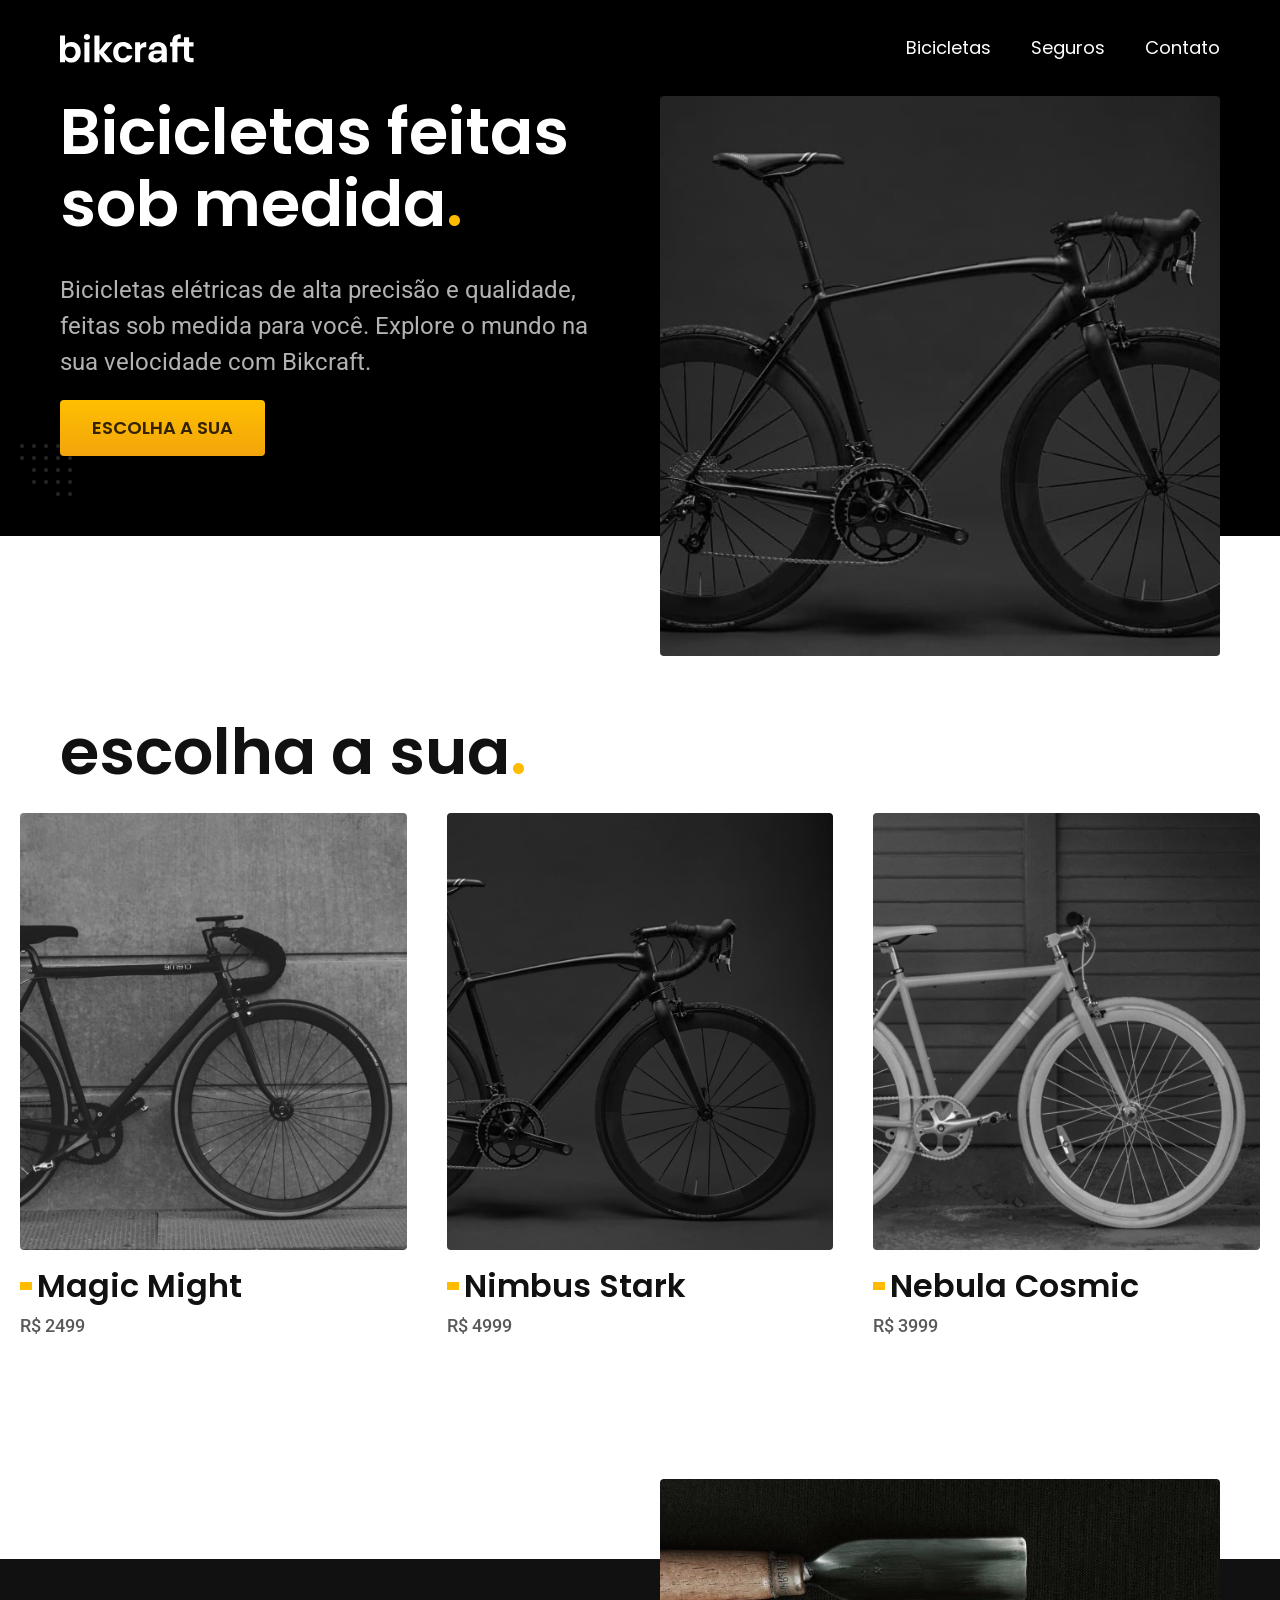
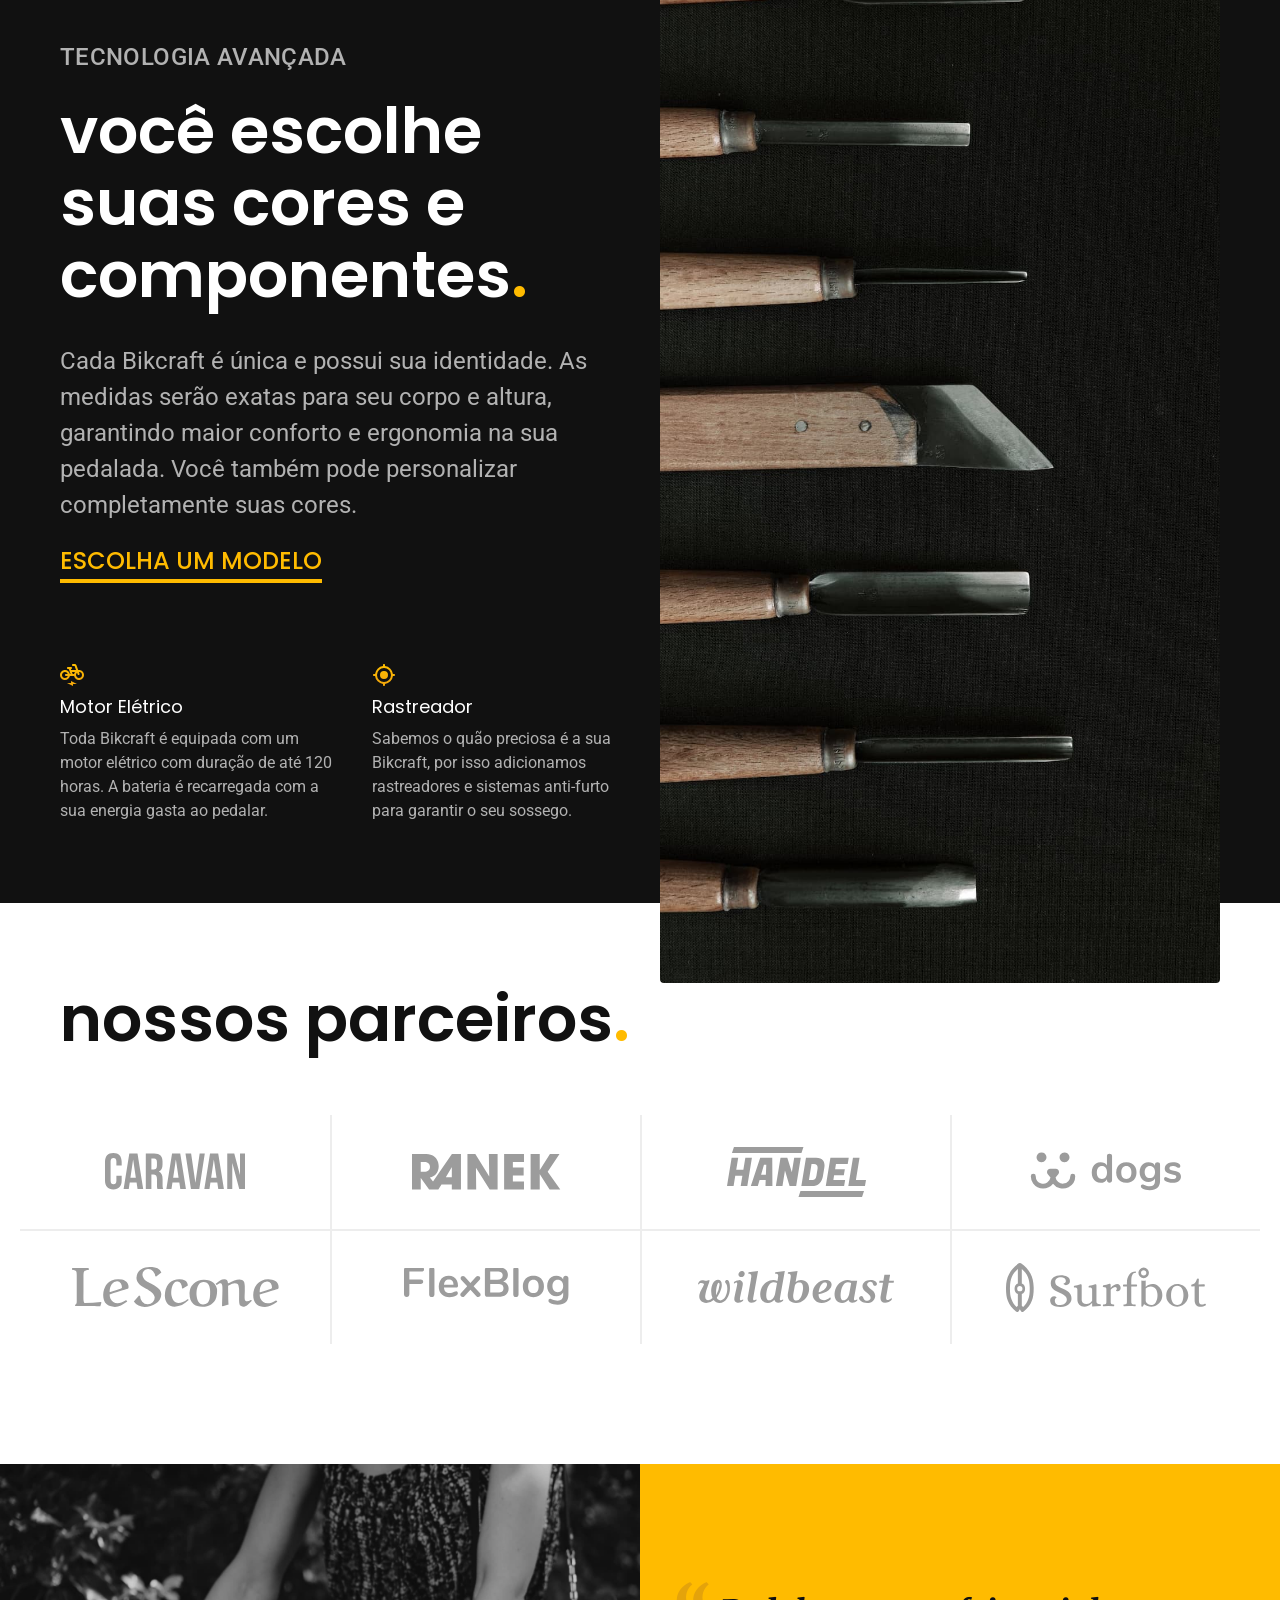
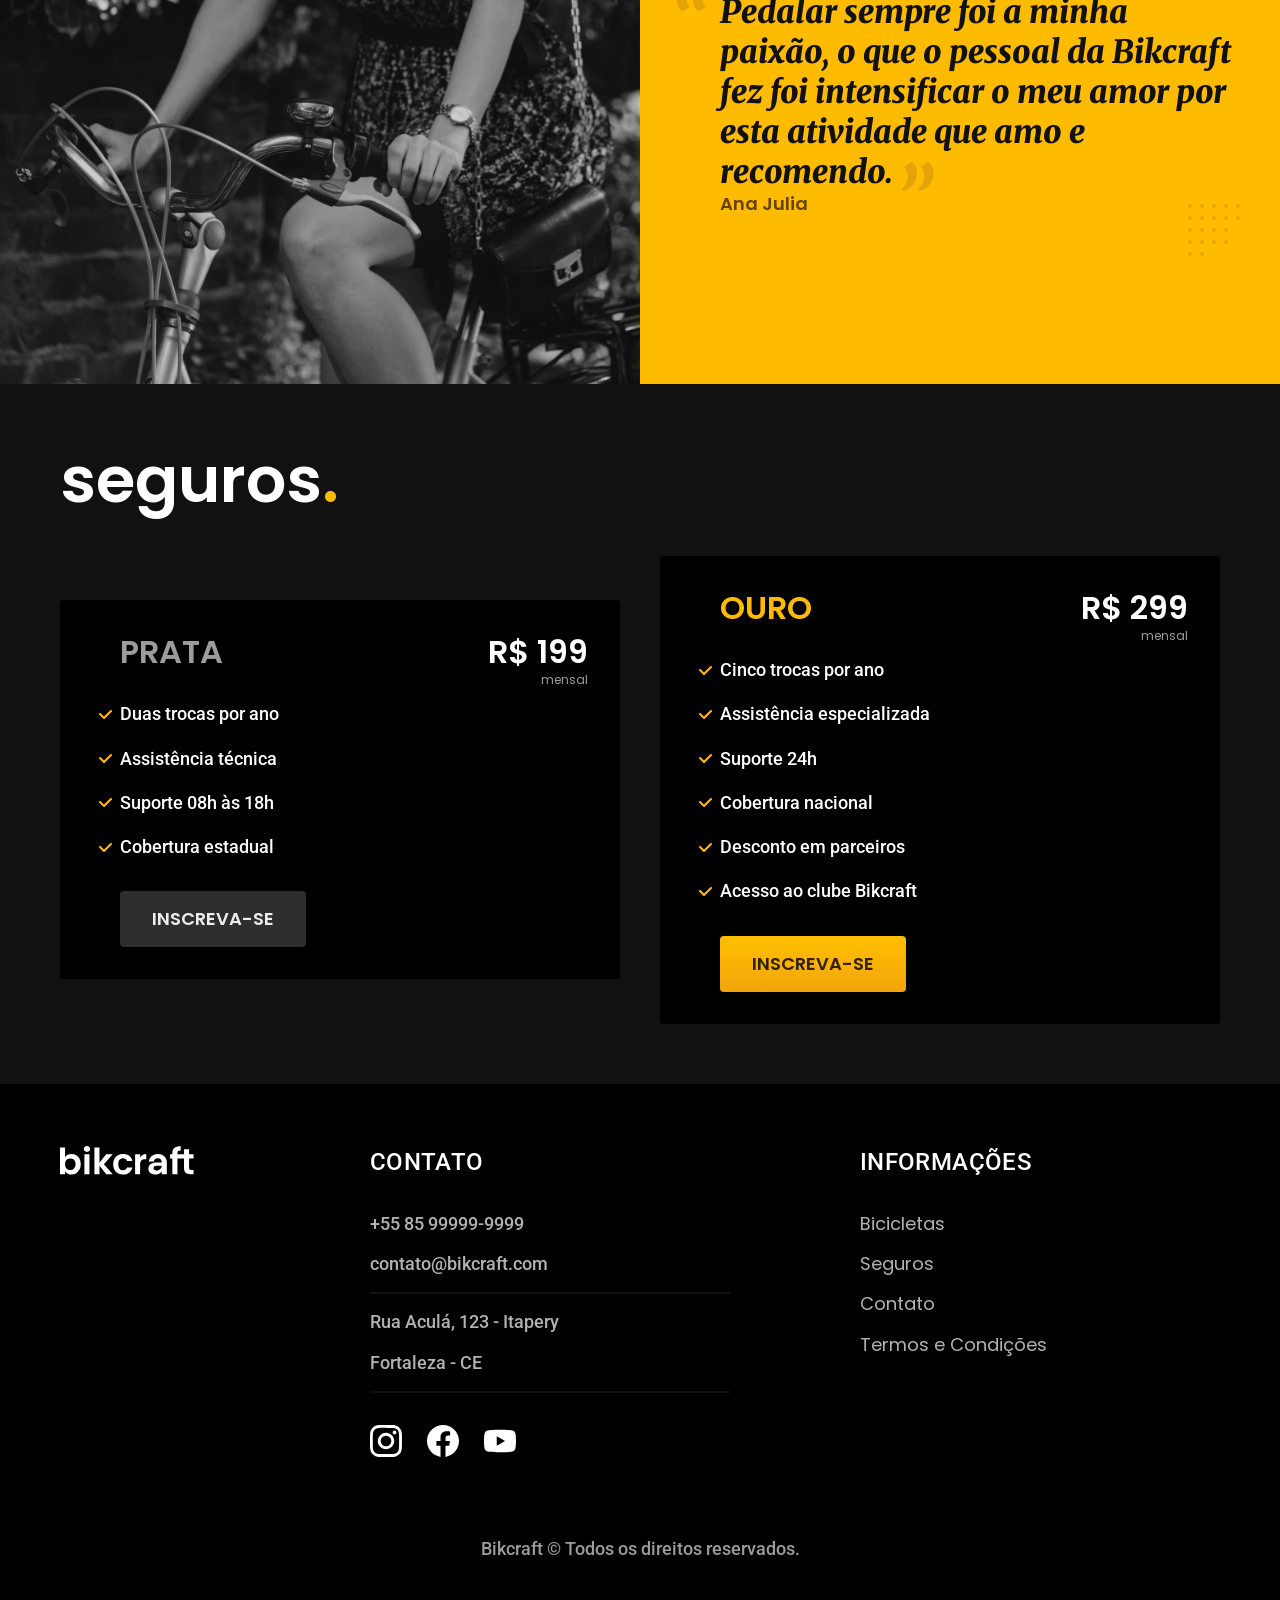
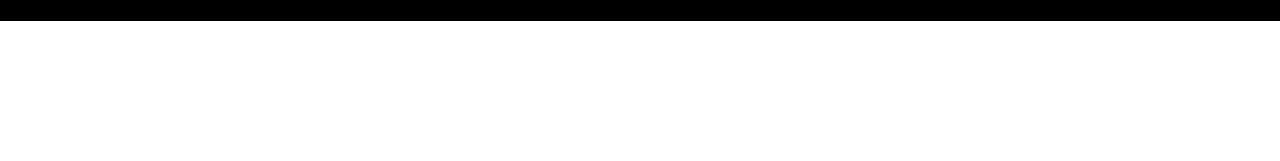
<file: index.html>
<!DOCTYPE html>
<html lang="pt-br">
<head>
  <meta charset="UTF-8">
  <meta name="viewport" content="width=device-width, initial-scale=1.0">
  <title>Bikcraft</title>
  <meta name="description" content="Bicicletas elétricas de alta precisão e qualidade feitas sob medida para o cliente.
  Explore o mundo na sua velocidade com Bikcraft.">
  
  <link rel="stylesheet" href="css/style.css">

  <link rel="preconnect" href="https://fonts.googleapis.com">
  <link rel="preconnect" href="https://fonts.gstatic.com" crossorigin>
  <link href="https://fonts.googleapis.com/css2?family=Merriweather:ital,opsz,wght@0,18..144,300..900;1,18..144,300..900&family=Poppins:ital,wght@0,100;0,200;0,300;0,400;0,500;0,600;0,700;0,800;0,900;1,100;1,200;1,300;1,400;1,500;1,600;1,700;1,800;1,900&family=Roboto:ital,wght@0,100..900;1,100..900&display=swap" rel="stylesheet">
</head>
<body>
 <header class="header-bg">
  <div class="header container">
    <a href="./"><img src="img/bikcraft.svg" alt="Bikcraft"></a>
    <nav aria-label="primaria">
      <ul class="header-menu font-1-m c0">
        <li><a href="./bicicletas.html">Bicicletas</a></li>
        <li><a href="./seguros.html">Seguros</a></li>
        <li><a href="./contato.html">Contato</a></li>
      </ul>
    </nav>
  </div>
 </header>

 <main class="main-bg">
  <div class="introducao container">
    <div class="introducao-content"> 
      <h1 class="font-1-xxl c0">Bicicletas feitas sob medida<span class="p1">.</span></h1>
      <p class="font-2-l c5">Bicicletas elétricas de alta precisão e qualidade, feitas sob medida para você.
        Explore o mundo na sua velocidade com Bikcraft.
      </p>
      <a href="./bicicletas.html" class="botao">Escolha a sua</a>
    </div>
    <picture>
      <source media="(max-width: 800px)" srcset="./img/bicicletas/nimbus.jpg"> 
      <img src="img/fotos/introducao.jpg" alt="Bicicleta elétrica preta">
    </picture>
  </div>
 </main>

 <article class="bicicletas-lista">
  <h2 class="font-1-xxl container">escolha a sua<span class="p1">.</span></h2>

  <ul>
    <li>
      <a href="./bicicletas/magic.html">
        <img src="img/bicicletas/magic-home.jpg" alt="Bicicleta preta">
        <h3 class="font-1-xl">Magic Might</h3>
        <span class="font-2-m c8">R$ 2499</span>
      </a>
    </li>
    <li>
      <a href="./bicicletas/nimbus.html">
        <img src="img/bicicletas/nimbus-home.jpg" alt="Bicicleta preta">
        <h3 class="font-1-xl">Nimbus Stark</h3>
        <span class="font-2-m c8">R$ 4999</span>
      </a>
    </li>
    <li>
      <a href="./bicicletas/nebula.html">
        <img src="img/bicicletas/nebula-home.jpg" alt="Bicicleta preta">
        <h3 class="font-1-xl">Nebula Cosmic</h3>
        <span class="font-2-m c8">R$ 3999</span>
      </a>
    </li>
  </ul>
 </article>

 <article class="tecnologia-bg">
    <div class="tecnologia container">
      <div class="tecnologia-content">
        <span class="font-2-l-b c5">Tecnologia Avançada</span>
        <h2 class="font-1-xxl c0">você escolhe suas cores e componentes<span class="p1">.</span></h2>
        <p class="font-2-l c5">Cada Bikcraft é única e possui sua identidade. As medidas serão exatas para seu corpo e altura, garantindo maior conforto
          e ergonomia na sua pedalada. Você também pode personalizar completamente suas cores.
        </p>
        <a href="./bicicletas.html" class="link">Escolha um modelo</a>
        <div class="tecnologia-vantagens">
          <div>
            <img src="img/icones/eletrica.svg" alt="">
            <h3 class="font-1-m c0">Motor Elétrico</h3>
            <p class="font-2-s c5">Toda Bikcraft é equipada com um motor elétrico com duração de até 120 horas. A bateria é recarregada com a sua
              energia gasta ao pedalar.
            </p>
          </div>
          <div>
            <img src="img/icones/rastreador.svg" alt="">
            <h3 class="font-1-m c0">Rastreador</h3>
            <p class="font-2-s c5">Sabemos o quão preciosa é a sua Bikcraft, por isso adicionamos rastreadores e sistemas anti-furto para garantir o seu sossego.
            </p>
          </div>
        </div>
      </div>

      <div class="tecnologia-img">
        <img src="img/fotos/tecnologia.jpg" alt="">
      </div>
    </div>
 </article>

 <section class="parceiros" aria-label="Nossos Parceiros">
    <h2 class="container font-1-xxl">nossos parceiros<span class="p1">.</span></h2>

    <ul>
      <li>
        <img src="img/parceiros/caravan.svg" alt="caravan">
      </li>
      <li>
        <img src="img/parceiros/ranek.svg" alt="ranek">
      </li>
      <li>
        <img src="img/parceiros/handel.svg" alt="handel">
      </li>
      <li>
        <img src="img/parceiros/dogs.svg" alt="dogs">
      </li>
      <li>
        <img src="img/parceiros/lescone.svg" alt="lescone">
      </li>
      <li>
        <img src="img/parceiros/flexblog.svg" alt="flexblog">
      </li>
      <li>
        <img src="img/parceiros/wildbeast.svg" alt="wildbeast">
      </li>
      <li>
        <img src="img/parceiros/surfbot.svg" alt="surfbot">
      </li>
    </ul>
 </section>

 <section class="depoimento" aria-label="Depoimento">
    <div>
      <img src="img/fotos/depoimento.jpg" alt="">
    </div>

    <div class="depoimento-content">
      <blockquote class="font-1-xl">
        <p>Pedalar sempre foi a minha paixão, o que o pessoal da Bikcraft fez foi intensificar
          o meu amor por esta atividade que amo e recomendo.
        </p>
      </blockquote>
      <span class="font-1-m-b p4">Ana Julia</span>
    </div>
 </section>

 <article class="seguros-bg">
    <div class="seguros container">
      <h2 class="font-1-xxl c0">seguros<span class="p1">.</span></h2>
      <div class="seguro-item">
        <h3 class="font-1-xl c6">PRATA</h3>
        <span class="font-1-xl c0">R$ 199 <span class="font-1-xs c6">mensal</span></span>
        <ul class="font-2-m c0">
          <li>Duas trocas por ano</li>
          <li>Assistência técnica</li>
          <li>Suporte 08h às 18h</li>
          <li>Cobertura estadual</li>
        </ul>
        <a href="./orcamentos.html" class="botao secundario">Inscreva-se</a>
      </div>

      <div class="seguro-item">
        <h3 class="font-1-xl p1">OURO</h3>
        <span class="font-1-xl c0">R$ 299 <span class="font-1-xs c6">mensal</span></span>
        <ul class="font-2-m c0">
          <li>Cinco trocas por ano</li>
          <li>Assistência especializada</li>
          <li>Suporte 24h</li>
          <li>Cobertura nacional</li>
          <li>Desconto em parceiros</li>
          <li>Acesso ao clube Bikcraft</li>
        </ul>
        <a href="./orcamentos.html" class="botao">Inscreva-se</a>
      </div>
    </div>
 </article>

 <footer class="footer-bg">
  <div class="footer container">
    <img src="img/bikcraft.svg" alt="Bikcraft">
    <div class="footer-contato">
      <h3 class="font-2-l-b c0">Contato</h3>
      <ul class="font-2-m c5">
        <li><a href="tel:+5585999999999">+55 85 99999-9999</a></li>
        <li><a href="mailto:contato@bikcraft.com">contato@bikcraft.com</a></li>
        <li>Rua Aculá, 123 - Itapery</li>
        <li>Fortaleza - CE</li>
      </ul>
      <div class="footer-redes">
        <a href="./">
          <img src="img/redes/instagram.svg" alt="Instagram">
        </a>
        <a href="./">
          <img src="img/redes/facebook.svg" alt="Facebook">
        </a>
        <a href="./">
          <img src="img/redes/youtube.svg" alt="YouTube">
        </a>
      </div>
    </div>
    <div class="footer-info">
      <h3 class="font-2-l-b c0">Informações</h3>
      <nav>
        <ul class="font-1-m c5">
          <li><a href="./bicicletas.html">Bicicletas</a></li>
          <li><a href="./seguros.html">Seguros</a></li>
          <li><a href="./contatos.html">Contato</a></li>
          <li><a href="./termos.html">Termos e Condições</a></li>
        </ul>
      </nav>
    </div>
    <p class="footer-copy font-2-m c6">Bikcraft &copy; Todos os direitos reservados.</p>
  </div>
 </footer>
</body>
</html>
</file>
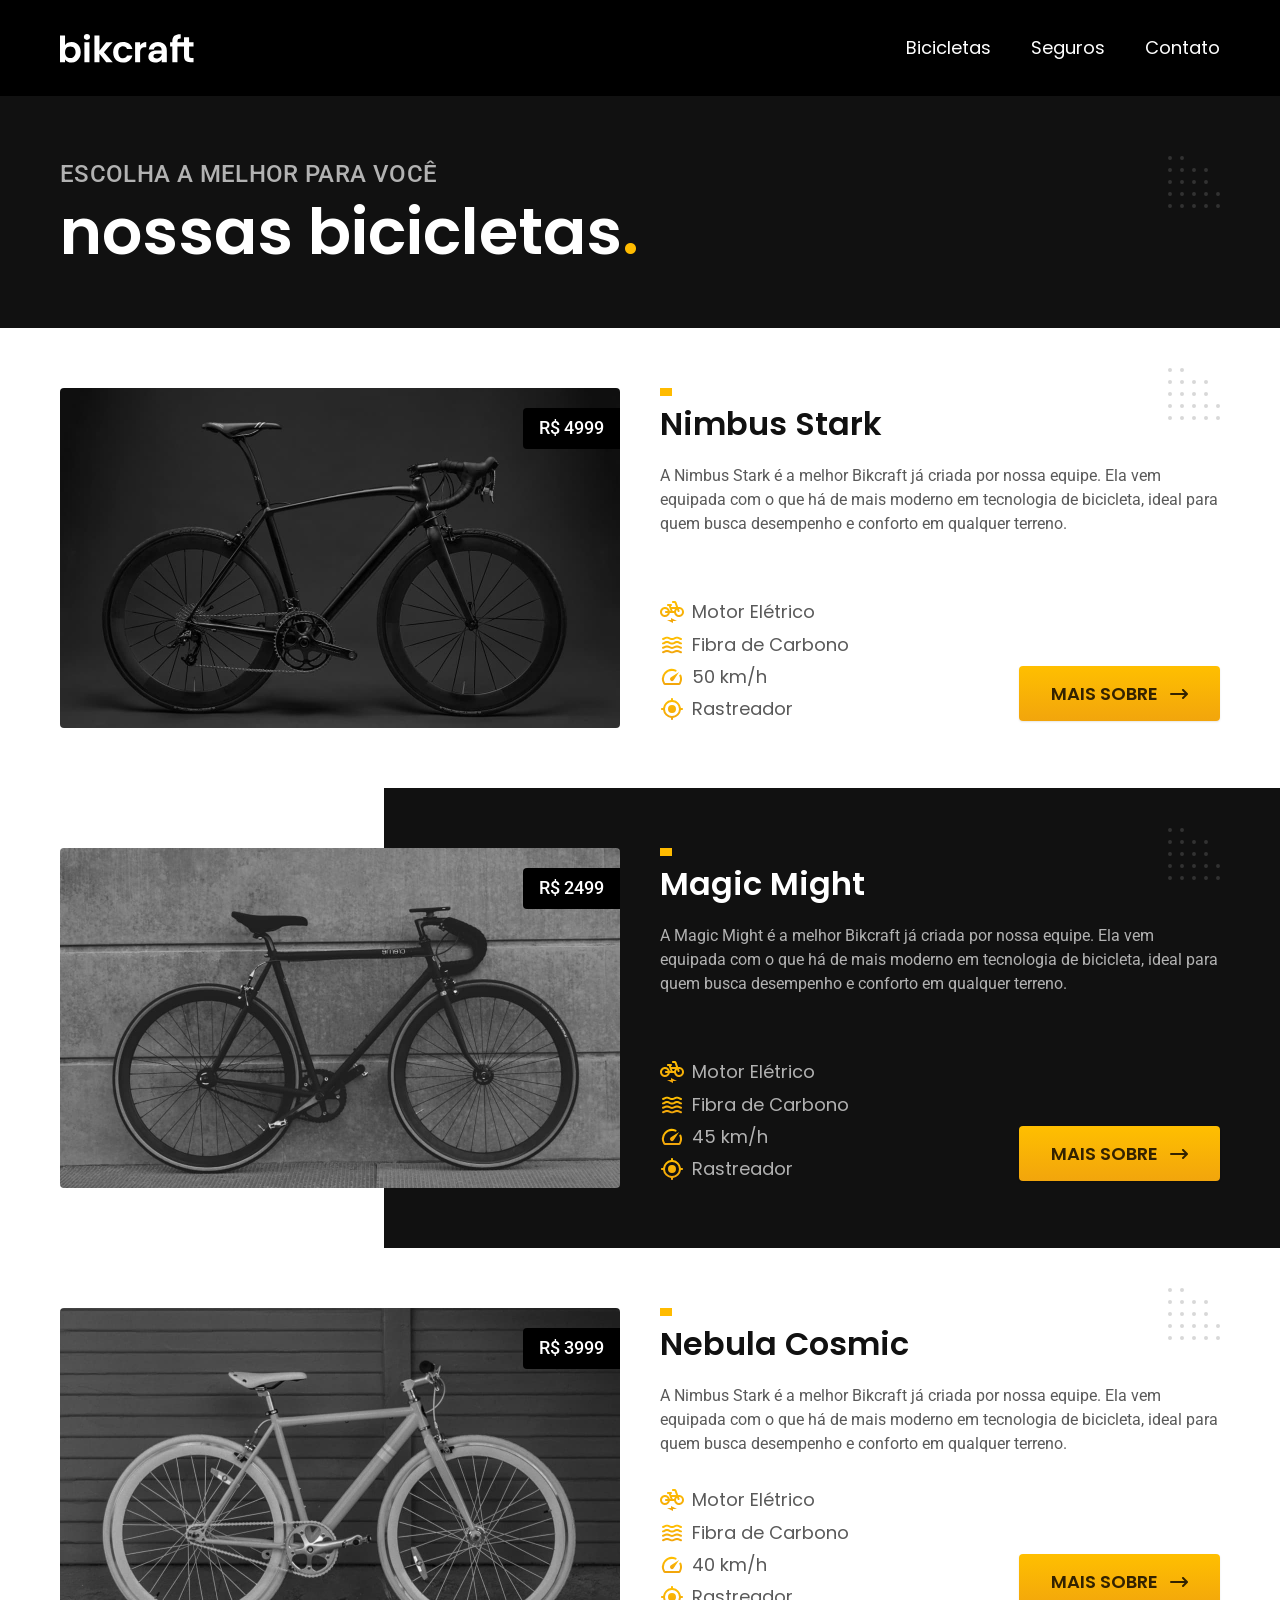
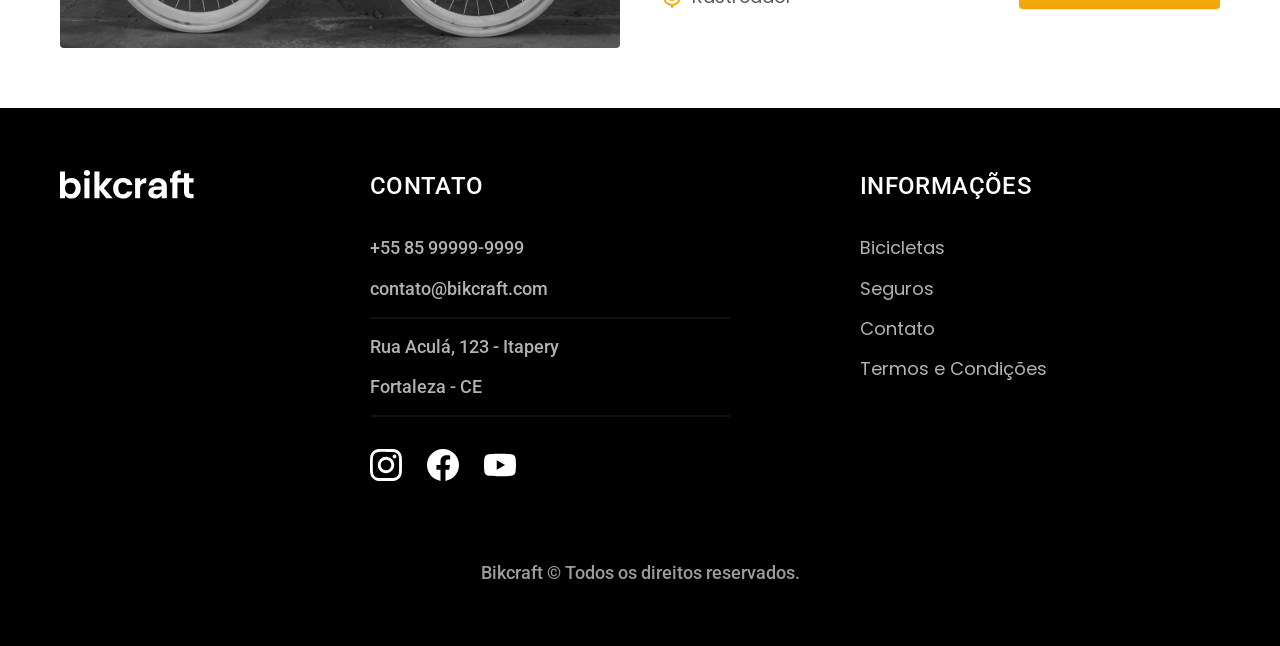
<file: bicicletas.html>
<!DOCTYPE html>
<html lang="pt-br">
<head>
  <meta charset="UTF-8">
  <meta name="viewport" content="width=device-width, initial-scale=1.0">
  <title>Bicicletas - Bikcraft</title>
  <meta name="description" content="Bicicletas do catálogo Bikcraft.">
  
  <link rel="stylesheet" href="css/style.css">

  <link rel="preconnect" href="https://fonts.googleapis.com">
  <link rel="preconnect" href="https://fonts.gstatic.com" crossorigin>
  <link href="https://fonts.googleapis.com/css2?family=Merriweather:ital,opsz,wght@0,18..144,300..900;1,18..144,300..900&family=Poppins:ital,wght@0,100;0,200;0,300;0,400;0,500;0,600;0,700;0,800;0,900;1,100;1,200;1,300;1,400;1,500;1,600;1,700;1,800;1,900&family=Roboto:ital,wght@0,100..900;1,100..900&display=swap" rel="stylesheet">
</head>
<body id="bicicletas">
 <header class="header-bg">
  <div class="header container">
    <a href="./"><img src="img/bikcraft.svg" alt="Bikcraft"></a>
    <nav aria-label="primaria">
      <ul class="header-menu font-1-m c0">
        <li><a href="./bicicletas.html">Bicicletas</a></li>
        <li><a href="./seguros.html">Seguros</a></li>
        <li><a href="./contato.html">Contato</a></li>
      </ul>
    </nav>
  </div>
 </header>

  <main>
    <div class="titulo-bg">
      <div class="titulo container">
        <p class="font-2-l-b c5">Escolha a melhor para você</p>
        <h1 class="font-1-xxl c0">nossas bicicletas<span class="p1">.</span></h1>
      </div>
    </div>

    
    <div class="bicicletas container">
      <div class="bicicletas-img">
        <img src="img/bicicletas/nimbus.jpg" alt="Bicicleta preta">
        <span class="font-2-m c0">R$ 4999</span>
      </div>

      <div class="bicicleta-content">
          <h2 class="font-1-xl">Nimbus Stark</h2>
          <p class="font-2-s c8">A Nimbus Stark é a melhor Bikcraft já criada por nossa equipe.
            Ela vem equipada com o que há de mais moderno em tecnologia de bicicleta, ideal para quem busca desempenho e conforto em qualquer terreno.</p>
          </p>
          <ul class="font-1-m c8">
            <li>
              <img src="img/icones/eletrica.svg" alt="">
              Motor Elétrico
            </li>
            <li>
              <img src="img/icones/carbono.svg" alt="">
              Fibra de Carbono
            </li>
            <li>
              <img src="img/icones/velocidade.svg" alt="">
              50 km/h
            </li>
            <li>
              <img src="img/icones/rastreador.svg" alt="">
              Rastreador
            </li>
          </ul>
          <a href="./bicicletas/nimbus.html" class="botao seta">Mais Sobre</a>
      </div>
    </div>
    

    <div class="bicicletas-bg">
      <div class="bicicletas container">
        <div class="bicicletas-img">
          <img src="img/bicicletas/magic.jpg" alt="Bicicleta preta">
          <span class="font-2-m c0">R$ 2499</span>
        </div>
        <div class="bicicleta-content">
          <h2 class="font-1-xl c0">Magic Might</h2>
          <p class="font-2-s c5">A Magic Might é a melhor Bikcraft já criada por nossa equipe.
            Ela vem equipada com o que há de mais moderno em tecnologia de bicicleta, ideal para quem busca desempenho e conforto em qualquer terreno.</p>
          </p>
          <ul class="font-1-m c5">
            <li>
              <img src="img/icones/eletrica.svg" alt="">
              Motor Elétrico
            </li>
            <li>
              <img src="img/icones/carbono.svg" alt="">
              Fibra de Carbono
            </li>
            <li>
              <img src="img/icones/velocidade.svg" alt="">
              45 km/h
            </li>
            <li>
              <img src="img/icones/rastreador.svg" alt="">
              Rastreador
            </li>
          </ul>
          <a href="./bicicletas/magic.html" class="botao seta">Mais Sobre</a>
        </div>
      </div>
    </div>


    <div class="bicicletas container">
      <div class="bicicletas-img">
        <img src="img/bicicletas/nebula.jpg" alt="Bicicleta preta">
        <span class="font-2-m c0">R$ 3999</span>
      </div>
      <div class="bicicleta-content">
        <h2 class="font-1-xl">Nebula Cosmic</h2>
        <p class="font-2-s c8">A Nimbus Stark é a melhor Bikcraft já criada por nossa equipe.
          Ela vem equipada com o que há de mais moderno em tecnologia de bicicleta, ideal para quem busca desempenho e conforto em qualquer terreno.
        </p>
        <ul class="font-1-m c8">
          <li>
            <img src="img/icones/eletrica.svg" alt="">
            Motor Elétrico
          </li>
          <li>
            <img src="img/icones/carbono.svg" alt="">
            Fibra de Carbono
          </li>
          <li>
            <img src="img/icones/velocidade.svg" alt="">
            40 km/h
          </li>
          <li>
            <img src="img/icones/rastreador.svg" alt="">
            Rastreador
          </li>
        </ul>
        <a href="./bicicletas/nebula.html" class="botao seta">Mais Sobre</a>
      </div>
    </div>
  </main>

  <footer class="footer-bg">
  <div class="footer container">
    <img src="img/bikcraft.svg" alt="Bikcraft">
    <div class="footer-contato">
      <h3 class="font-2-l-b c0">Contato</h3>
      <ul class="font-2-m c5">
        <li><a href="tel:+5585999999999">+55 85 99999-9999</a></li>
        <li><a href="mailto:contato@bikcraft.com">contato@bikcraft.com</a></li>
        <li>Rua Aculá, 123 - Itapery</li>
        <li>Fortaleza - CE</li>
      </ul>
      <div class="footer-redes">
        <a href="./">
          <img src="img/redes/instagram.svg" alt="Instagram">
        </a>
        <a href="./">
          <img src="img/redes/facebook.svg" alt="Facebook">
        </a>
        <a href="./">
          <img src="img/redes/youtube.svg" alt="YouTube">
        </a>
      </div>
    </div>
    <div class="footer-info">
      <h3 class="font-2-l-b c0">Informações</h3>
      <nav>
        <ul class="font-1-m c5">
          <li><a href="./bicicletas.html">Bicicletas</a></li>
          <li><a href="./seguros.html">Seguros</a></li>
          <li><a href="./contato.html">Contato</a></li>
          <li><a href="./termos.html">Termos e Condições</a></li>
        </ul>
      </nav>
    </div>
    <p class="footer-copy font-2-m c6">Bikcraft &copy; Todos os direitos reservados.</p>
  </div>
 </footer>
  
</body>
</file>
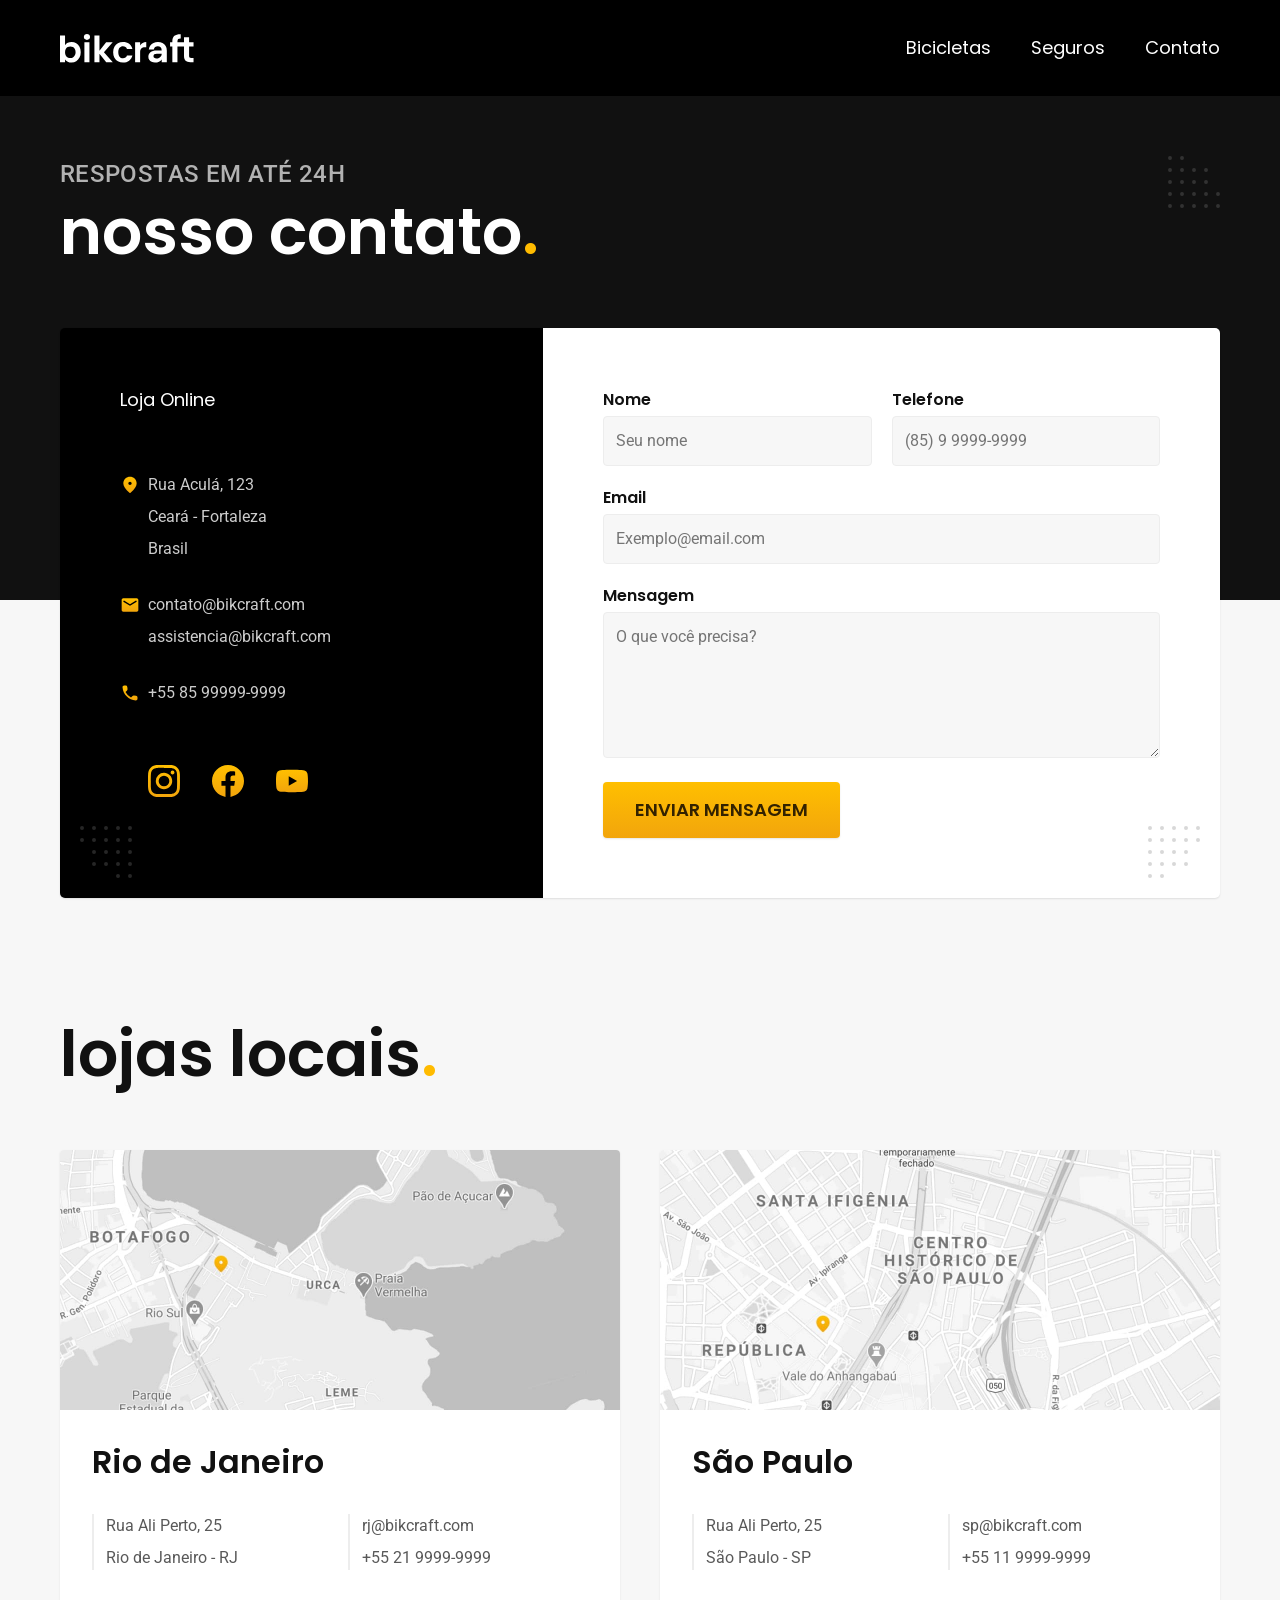
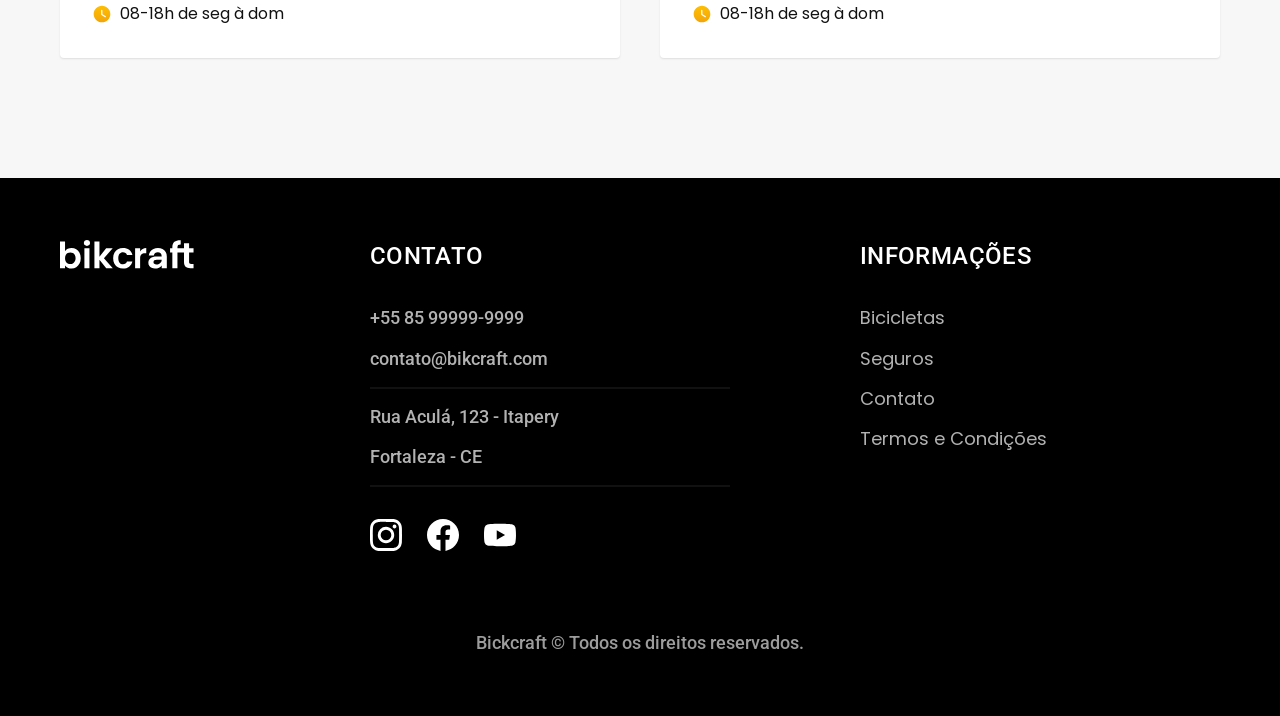
<file: contatos.html>
<!DOCTYPE html>
<html lang="pt-br">
<head>
  <meta charset="UTF-8">
  <meta name="viewport" content="width=device-width, initial-scale=1.0">
  <title>Contato - Bikcraft</title>
  <meta name="description" content="Envie um formulario e entre em contato conosco.">
  
  <link rel="stylesheet" href="css/style.css">

  <link rel="preconnect" href="https://fonts.googleapis.com">
  <link rel="preconnect" href="https://fonts.gstatic.com" crossorigin>
  <link href="https://fonts.googleapis.com/css2?family=Merriweather:ital,opsz,wght@0,18..144,300..900;1,18..144,300..900&family=Poppins:ital,wght@0,100;0,200;0,300;0,400;0,500;0,600;0,700;0,800;0,900;1,100;1,200;1,300;1,400;1,500;1,600;1,700;1,800;1,900&family=Roboto:ital,wght@0,100..900;1,100..900&display=swap" rel="stylesheet">
</head>
<body id="contato">
 <header class="header-bg">
  <div class="header container">
    <a href="./"><img src="img/bikcraft.svg" alt="Bikcraft"></a>
    <nav aria-label="primaria">
      <ul class="header-menu font-1-m c0">
        <li><a href="./bicicletas.html">Bicicletas</a></li>
        <li><a href="./seguros.html">Seguros</a></li>
        <li><a href="./contato.html">Contato</a></li>
      </ul>
    </nav>
  </div>
 </header>

  <main>
    <div class="titulo-bg">
      <div class="titulo container">
        <p class="font-2-l-b c5">Respostas em até 24h</p>
        <h1 class="font-1-xxl c0">nosso contato<span class="p1">.</span></h1>
      </div>
    </div>

    <div class="contato container">
      <section class="contato-dados" aria-label="Endereço">
        <h2 class="font-1-m c0">Loja Online</h2>
        <div class="contato-endereco font-2-s c4">
          <p>Rua Aculá, 123</p>
          <p>Ceará - Fortaleza</p>
          <p>Brasil</p>
        </div>
        <address class="contato-meios font-2-s c4">
          <a href="mailto:contato@bikcraft.com">contato@bikcraft.com</a>
          <a href="mailto:assistencia@bikcraft.com">assistencia@bikcraft.com</a>
          <a href="tel:+5585999999999">+55 85 99999-9999</a>
        </address>
        <div class="contato-redes">
          <a href="./">
          <img src="img/redes/instagram-p.svg" alt="Instagram">
        </a>
        <a href="./">
          <img src="img/redes/facebook-p.svg" alt="Facebook">
        </a>
        <a href="./">
          <img src="img/redes/youtube-p.svg" alt="YouTube">
        </a>
        </div>
      </section>

      <section class="contato-formulario" aria-label="Formulário">
        <form class="form" action="./contatos.html">
          <div>
            <label for="nome">Nome</label>
            <input type="text" id="nome" name="nome" placeholder="Seu nome">
          </div>
          <div>
            <label for="telefone">Telefone</label>
            <input type="text" id="telefone" name="telefone" placeholder="(85) 9 9999-9999">
          </div>
          <div class="col-2">
            <label for="email">Email</label>
            <input type="email" id="email" name="email" placeholder="Exemplo@email.com">
          </div>
          <div class="col-2">
            <label for="msg">Mensagem</label>
            <textarea rows="5" name="msg" id="msg" placeholder="O que você precisa?"></textarea>
          </div>
          <button class="botao col-2">Enviar Mensagem</button>
        </form>
      </section>
    </div>
  </main>

  <article class="lojas container">
    <h2 class="font-1-xxl">lojas locais<span class="p1">.</span></h2>
    <div class="lojas-item">
      <img src="./img/lojas/rj.jpg" alt="mapa marcando o endereço em Rua Ali Perto, 25 - Rio de Janeiro - RJ">
      <div class="lojas-conteudo">
        <h3 class="font-1-xl">Rio de Janeiro</h3>
        <div class="lojas-dados font-2-s c8">
          <p>Rua Ali Perto, 25</p>
          <p>Rio de Janeiro - RJ</p>
        </div>
        <div class="lojas-dados font-2-s c8">
          <a href="mailto:rj@bikcraft.com">rj@bikcraft.com</a>
          <a href="tel:+552199999999">+55 21 9999-9999</a>
        </div>
        <p class="lojas-tempo font-1-s"><img src="./img/icones/horario.svg" alt="">08-18h de seg à dom</p>
      </div>
    </div>

    <div class="lojas-item">
      <img src="./img/lojas/sp.jpg" alt="mapa marcando o endereço em Rua Ali Perto, 25 - São Paulo - SP">
      <div class="lojas-conteudo">
        <h3 class="font-1-xl">São Paulo</h3>
        <div class="lojas-dados font-2-s c8">
          <p>Rua Ali Perto, 25</p>
          <p>São Paulo - SP</p>
        </div>
        <div class="lojas-dados font-2-s c8">
          <a href="mailto:sp@bikcraft.com">sp@bikcraft.com</a>
          <a href="tel:+551199999999">+55 11 9999-9999</a>
        </div>
        <p class="lojas-tempo font-1-s"><img src="./img/icones/horario.svg" alt="">08-18h de seg à dom</p>
      </div>
    </div>
  </article>

  <footer class="footer-bg">
  <div class="footer container">
    <img src="img/bikcraft.svg" alt="Bikcraft">
    <div class="footer-contato">
      <h3 class="font-2-l-b c0">Contato</h3>
      <ul class="font-2-m c5">
        <li><a href="tel:+5585999999999">+55 85 99999-9999</a></li>
        <li><a href="mailto:contato@bikcraft.com">contato@bikcraft.com</a></li>
        <li>Rua Aculá, 123 - Itapery</li>
        <li>Fortaleza - CE</li>
      </ul>
      <div class="footer-redes">
        <a href="./">
          <img src="img/redes/instagram.svg" alt="Instagram">
        </a>
        <a href="./">
          <img src="img/redes/facebook.svg" alt="Facebook">
        </a>
        <a href="./">
          <img src="img/redes/youtube.svg" alt="YouTube">
        </a>
      </div>
    </div>
    <div class="footer-info">
      <h3 class="font-2-l-b c0">Informações</h3>
      <nav>
        <ul class="font-1-m c5">
          <li><a href="./bicicletas.html">Bicicletas</a></li>
          <li><a href="./seguros.html">Seguros</a></li>
          <li><a href="./contato.html">Contato</a></li>
          <li><a href="./termos.html">Termos e Condições</a></li>
        </ul>
      </nav>
    </div>
    <p class="footer-copy font-2-m c6">Bickcraft &copy; Todos os direitos reservados.</p>
  </div>
 </footer>
  
</body>
</file>
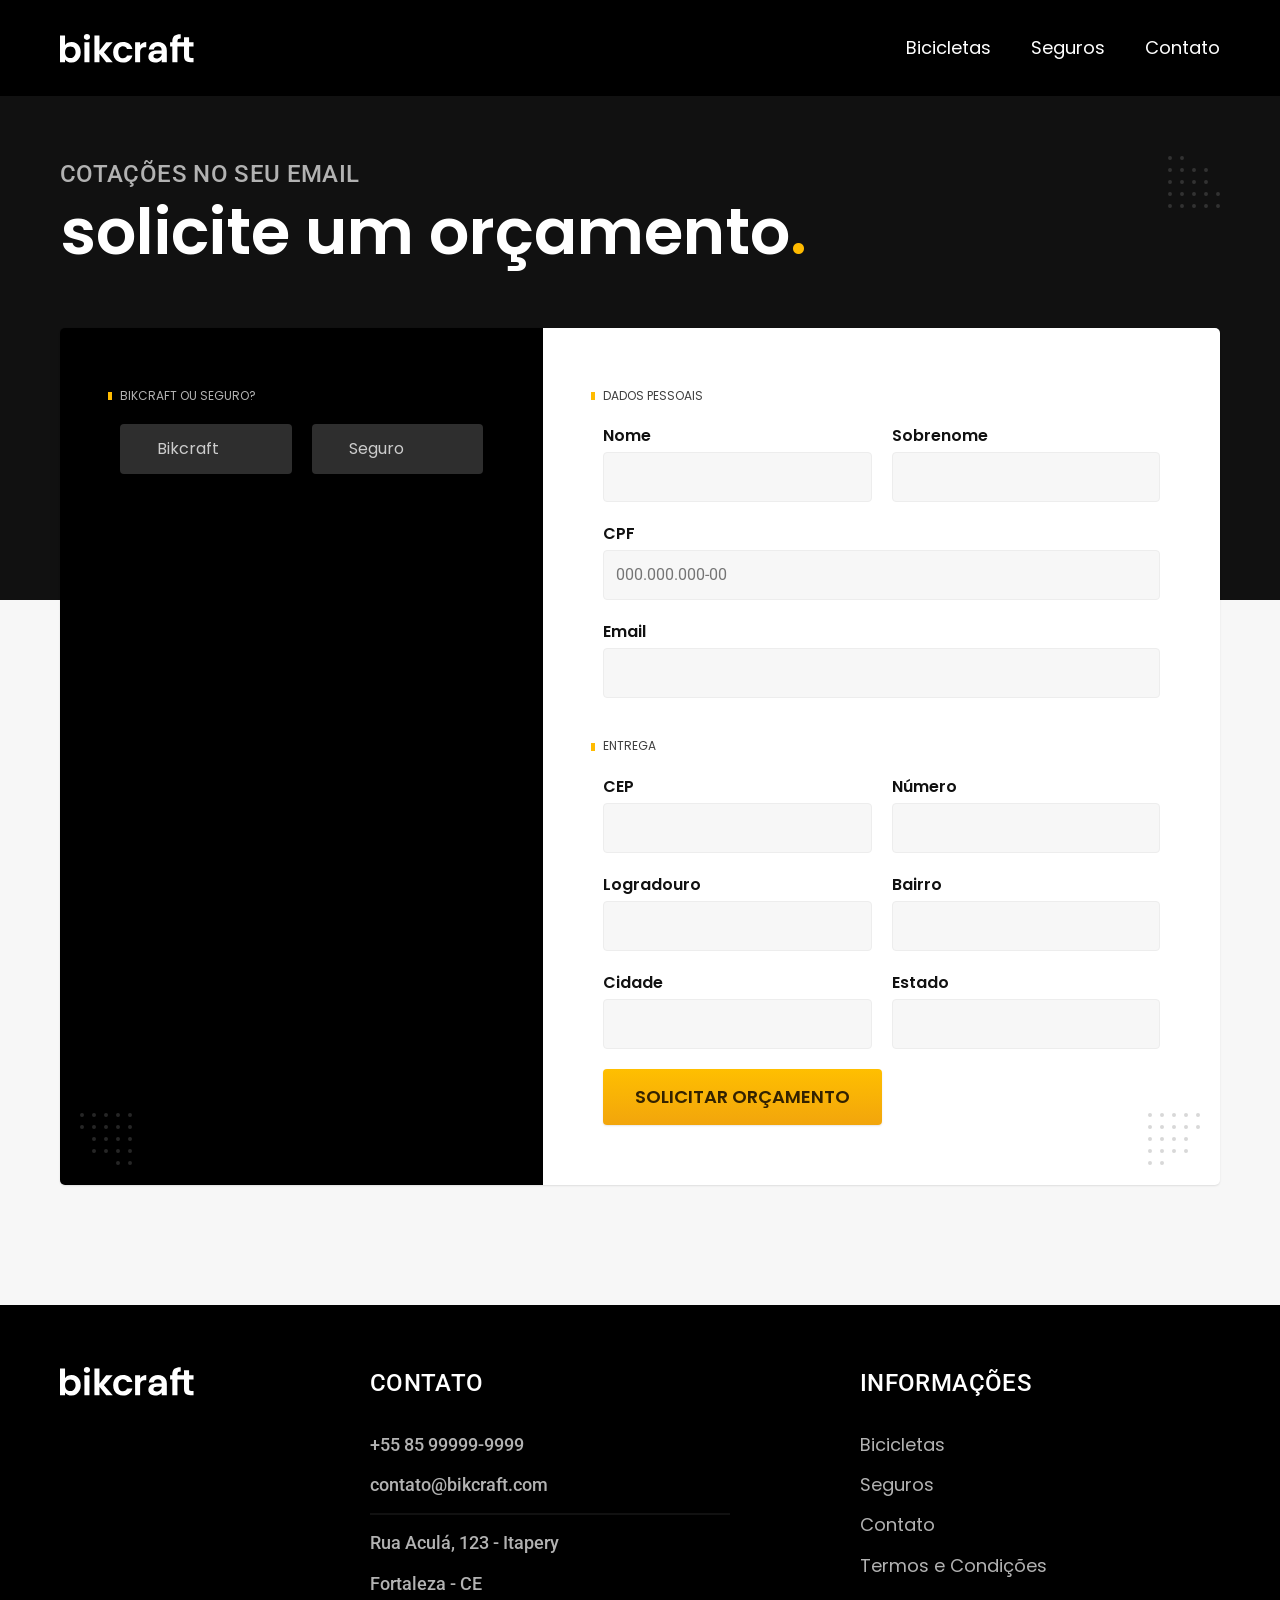
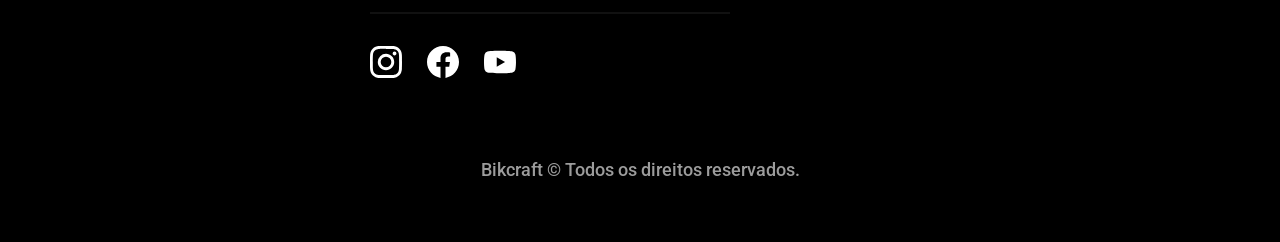
<file: orcamento.html>
<!DOCTYPE html>
<html lang="pt-br">
<head>
  <meta charset="UTF-8">
  <meta name="viewport" content="width=device-width, initial-scale=1.0">
  <title>Orçamento - Bikcraft</title>
  <meta name="description" content="Realize o orçamento da sua Bikcraft.">
  
  <link rel="stylesheet" href="css/style.css">

  <link rel="preconnect" href="https://fonts.googleapis.com">
  <link rel="preconnect" href="https://fonts.gstatic.com" crossorigin>
  <link href="https://fonts.googleapis.com/css2?family=Merriweather:ital,opsz,wght@0,18..144,300..900;1,18..144,300..900&family=Poppins:ital,wght@0,100;0,200;0,300;0,400;0,500;0,600;0,700;0,800;0,900;1,100;1,200;1,300;1,400;1,500;1,600;1,700;1,800;1,900&family=Roboto:ital,wght@0,100..900;1,100..900&display=swap" rel="stylesheet">
</head>
<body id="orcamento">
 <header class="header-bg">
  <div class="header container">
    <a href="./"><img src="img/bikcraft.svg" alt="Bikcraft"></a>
    <nav aria-label="primaria">
      <ul class="header-menu font-1-m c0">
        <li><a href="./bicicletas.html">Bicicletas</a></li>
        <li><a href="./seguros.html">Seguros</a></li>
        <li><a href="./contato.html">Contato</a></li>
      </ul>
    </nav>
  </div>
 </header>

  <main>
    <div class="titulo-bg">
      <div class="titulo container">
        <p class="font-2-l-b c5">Cotações no seu email</p>
        <h1 class="font-1-xxl c0">solicite um orçamento<span class="p1">.</span></h1>
      </div>
    </div>

    <form class="orcamento container" action="./">
      <div class="orcamento-produto">
        <h2 class="font-1-xs c5">Bikcraft ou Seguro?</h2>

        <input type="radio" name="tipo" value="bikcraft" id="bikcraft">
        <label for="bikcraft">Bikcraft</label>
        
        <input type="radio" name="tipo" value="seguro" id="seguro">
        <label for="seguro">Seguro</label>

        <div class="orcamento-content" id="orcamento-bikcraft">
          <h2 class="font-1-xs c5">Escolha a sua</h2>

          <input type="radio" name="produto" value="nimbus" id="nimbus">
          <label for="nimbus">Nimbus Stark <span>R$ 4999</span></label>
          <div class="orcamento-detalhes">
            <ul class="font-1-xs c8">
              <li><img src="./img/icones/eletrica.svg" alt=""> Motor Elétrico</li>
              <li><img src="./img/icones/carbono.svg" alt=""> Fibra de Carbono</li>
              <li><img src="./img/icones/velocidade.svg" alt=""> 50 km/h</li>
              <li><img src="./img/icones/rastreador.svg" alt=""> Rastreador</li>
            </ul>
            <img src="./img/bicicletas/nimbus.jpg" alt="Bicicleta preta">
          </div>

          <input type="radio" name="produto" value="magic" id="magic">
          <label for="magic">Magic Might <span>R$ 2499</span></label>
           <div class="orcamento-detalhes">
            <ul class="font-1-xs c8">
              <li><img src="./img/icones/eletrica.svg" alt=""> Motor Elétrico</li>
              <li><img src="./img/icones/carbono.svg" alt=""> Fibra de Carbono</li>
              <li><img src="./img/icones/velocidade.svg" alt=""> 45 km/h</li>
              <li><img src="./img/icones/rastreador.svg" alt=""> Rastreador</li>
            </ul>
            <img src="./img/bicicletas/magic.jpg" alt="Bicicleta preta">
          </div>
          
          
          <input type="radio" name="produto" value="nebula" id="nebula">
          <label for="nebula">Nebula Cosmic <span>R$ 3999</span></label>
          <div class="orcamento-detalhes">
            <ul class="font-1-xs c8">
              <li><img src="./img/icones/eletrica.svg" alt=""> Motor Elétrico</li>
              <li><img src="./img/icones/carbono.svg" alt=""> Fibra de Carbono</li>
              <li><img src="./img/icones/velocidade.svg" alt=""> 40 km/h</li>
              <li><img src="./img/icones/rastreador.svg" alt=""> Rastreador</li>
            </ul>
            <img src="./img/bicicletas/nebula.jpg" alt="Bicicleta branca">
          </div>

        </div>

        <div class="orcamento-content" id="orcamento-seguro">
          <h2 class="font-1-xs c5">Escolha o plano</h2>

          <input type="radio" name="produto" value="prata" id="prata">
          <label for="prata">Prata <span>R$ 199</span></label>

          <input type="radio" name="produto" value="ouro" id="ouro">
          <label for="ouro">Ouro <span>R$ 299</span></label>
        </div>
      </div>
      <div class="orcamento-dados form">
        <h2 class="font-1-xs c9 col-2">dados pessoais</h2>
        <div>
            <label for="nome">Nome</label>
            <input type="text" id="nome" name="nome">
        </div>
        <div>
            <label for="sobrenome">Sobrenome</label>
            <input type="text" id="sobrenome" name="sobrenome">
        </div>
        <div class="col-2">
            <label for="cpf">CPF</label>
            <input type="text" id="cpf" name="cpf" placeholder="000.000.000-00">
        </div>
        <div class="col-2">
            <label for="email">Email</label>
            <input type="email" id="email" name="email">
        </div>
        <h2 class="font-1-xs c9 col-2">entrega</h2>
        <div>
          <label for="cep">CEP</label>
          <input type="text" id="cep" name="cep">
        </div>
        <div>
          <label for="numero">Número</label>
          <input type="text" id="numero" name="numero">
        </div>
        <div>
          <label for="logradouro">Logradouro</label>
          <input type="text" id="logradouro" name="logradouro">
        </div>
        <div>
          <label for="bairro">Bairro</label>
          <input type="text" id="bairro" name="bairro">
        </div>
        <div>
          <label for="cidade">Cidade</label>
          <input type="text" id="cidade" name="cidade">
        </div>
        <div>
          <label for="estado">Estado</label>
          <input type="text" id="estado" name="estado">
        </div>
        <button class="botao col-2">Solicitar Orçamento</button>
      </div>
    </form>
  </main>

  <footer class="footer-bg">
  <div class="footer container">
    <img src="img/bikcraft.svg" alt="Bikcraft">
    <div class="footer-contato">
      <h3 class="font-2-l-b c0">Contato</h3>
      <ul class="font-2-m c5">
        <li><a href="tel:+5585999999999">+55 85 99999-9999</a></li>
        <li><a href="mailto:contato@bikcraft.com">contato@bikcraft.com</a></li>
        <li>Rua Aculá, 123 - Itapery</li>
        <li>Fortaleza - CE</li>
      </ul>
      <div class="footer-redes">
        <a href="./">
          <img src="img/redes/instagram.svg" alt="Instagram">
        </a>
        <a href="./">
          <img src="img/redes/facebook.svg" alt="Facebook">
        </a>
        <a href="./">
          <img src="img/redes/youtube.svg" alt="YouTube">
        </a>
      </div>
    </div>
    <div class="footer-info">
      <h3 class="font-2-l-b c0">Informações</h3>
      <nav>
        <ul class="font-1-m c5">
          <li><a href="./bicicletas.html">Bicicletas</a></li>
          <li><a href="./seguros.html">Seguros</a></li>
          <li><a href="./contato.html">Contato</a></li>
          <li><a href="./termos.html">Termos e Condições</a></li>
        </ul>
      </nav>
    </div>
    <p class="footer-copy font-2-m c6">Bikcraft &copy; Todos os direitos reservados.</p>
  </div>
 </footer>
  
</body>
</file>
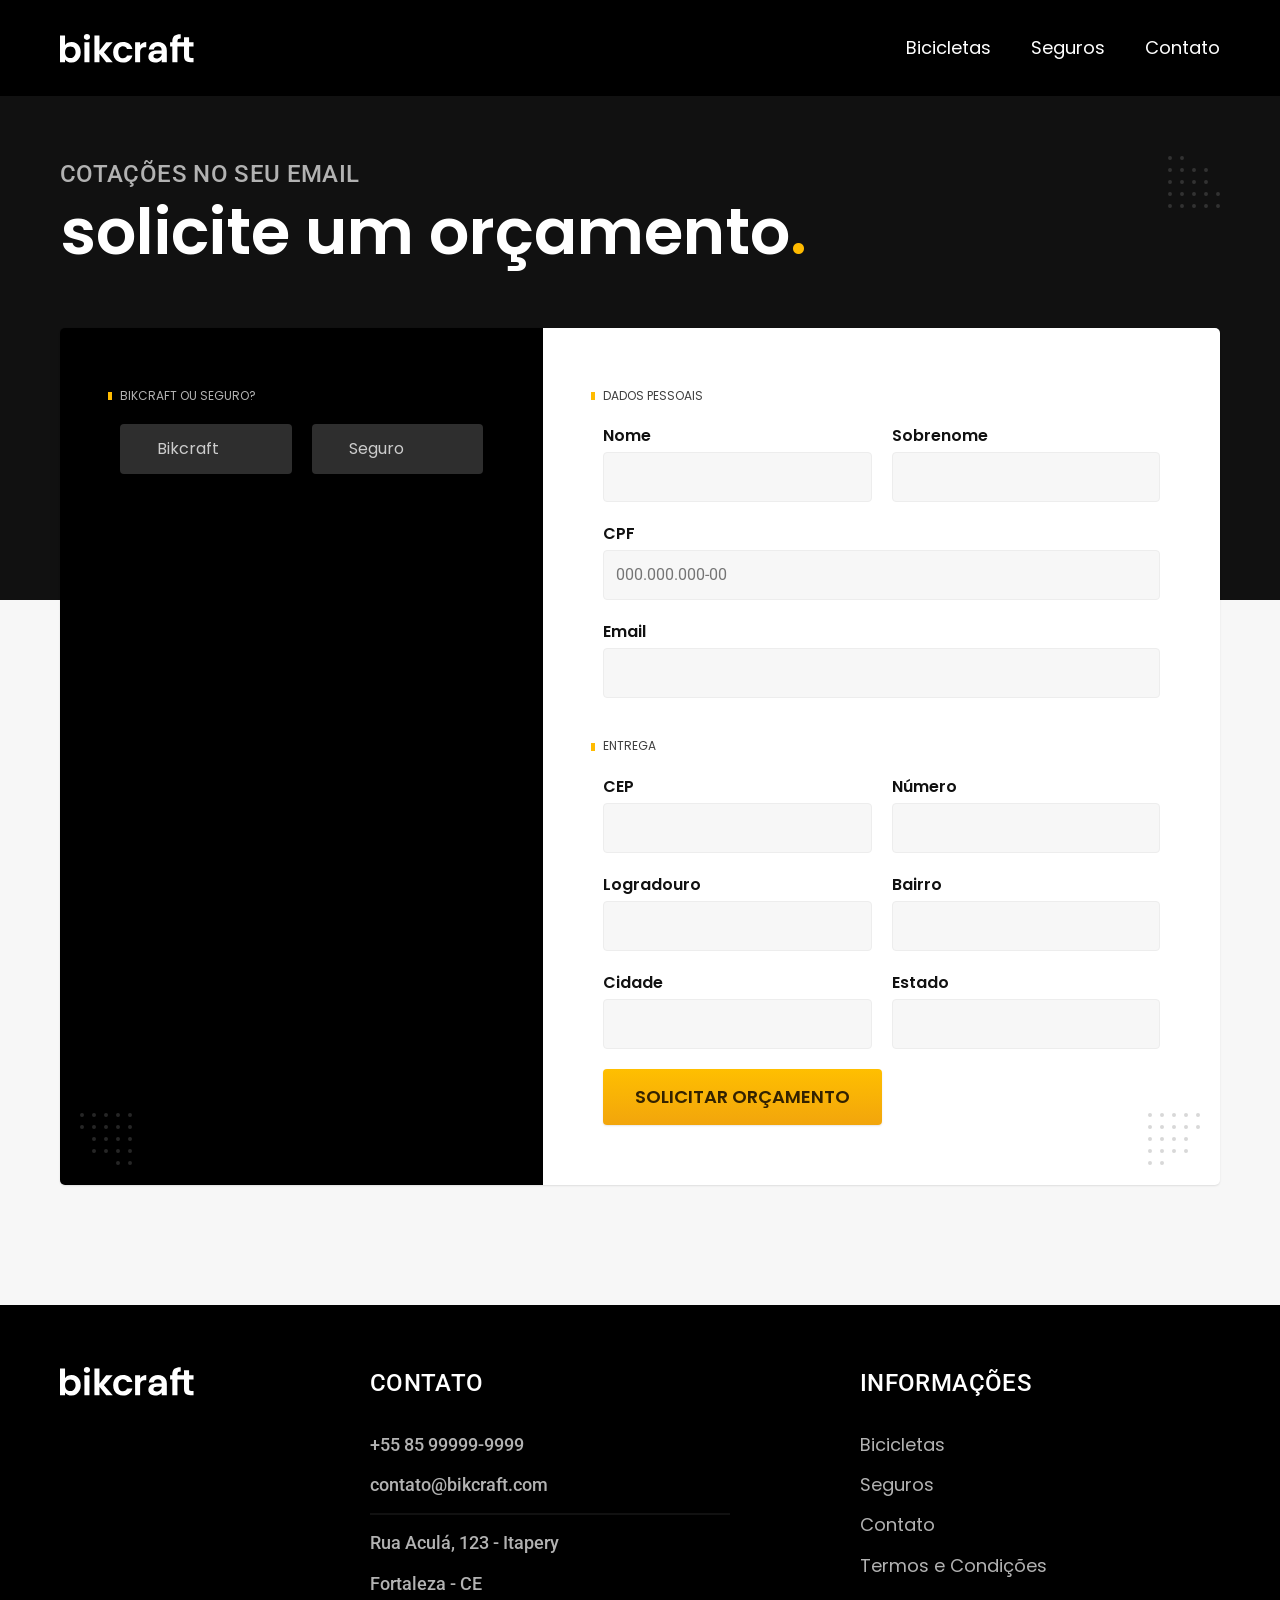
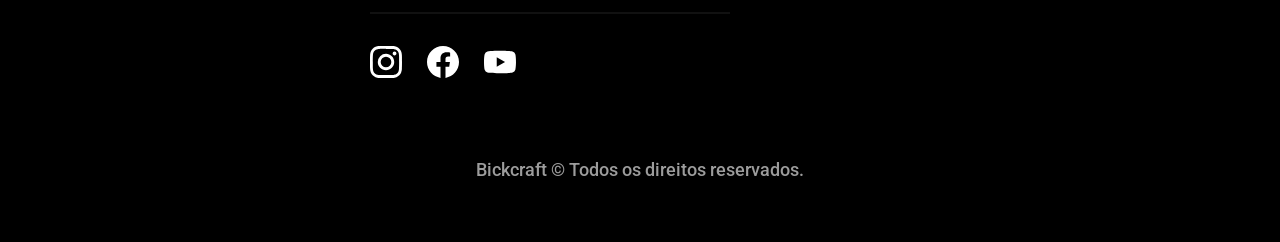
<file: orcamentos.html>
<!DOCTYPE html>
<html lang="pt-br">
<head>
  <meta charset="UTF-8">
  <meta name="viewport" content="width=device-width, initial-scale=1.0">
  <title>Orçamento - Bikcraft</title>
  <meta name="description" content="Realize o orçamento da sua Bikcraft.">
  
  <link rel="stylesheet" href="css/style.css">

  <link rel="preconnect" href="https://fonts.googleapis.com">
  <link rel="preconnect" href="https://fonts.gstatic.com" crossorigin>
  <link href="https://fonts.googleapis.com/css2?family=Merriweather:ital,opsz,wght@0,18..144,300..900;1,18..144,300..900&family=Poppins:ital,wght@0,100;0,200;0,300;0,400;0,500;0,600;0,700;0,800;0,900;1,100;1,200;1,300;1,400;1,500;1,600;1,700;1,800;1,900&family=Roboto:ital,wght@0,100..900;1,100..900&display=swap" rel="stylesheet">
</head>
<body id="orcamento">
 <header class="header-bg">
  <div class="header container">
    <a href="./"><img src="img/bikcraft.svg" alt="Bikcraft"></a>
    <nav aria-label="primaria">
      <ul class="header-menu font-1-m c0">
        <li><a href="./bicicletas.html">Bicicletas</a></li>
        <li><a href="./seguros.html">Seguros</a></li>
        <li><a href="./contato.html">Contato</a></li>
      </ul>
    </nav>
  </div>
 </header>

  <main>
    <div class="titulo-bg">
      <div class="titulo container">
        <p class="font-2-l-b c5">Cotações no seu email</p>
        <h1 class="font-1-xxl c0">solicite um orçamento<span class="p1">.</span></h1>
      </div>
    </div>

    <form class="orcamento container" action="./">
      <div class="orcamento-produto">
        <h2 class="font-1-xs c5">Bikcraft ou Seguro?</h2>

        <input type="radio" name="tipo" value="bikcraft" id="bikcraft">
        <label for="bikcraft">Bikcraft</label>
        
        <input type="radio" name="tipo" value="seguro" id="seguro">
        <label for="seguro">Seguro</label>

        <div class="orcamento-content" id="orcamento-bikcraft">
          <h2 class="font-1-xs c5">Escolha a sua</h2>

          <input type="radio" name="produto" value="nimbus" id="nimbus">
          <label for="nimbus">Nimbus Stark <span>R$ 4999</span></label>
          <div class="orcamento-detalhes">
            <ul class="font-1-xs c8">
              <li><img src="./img/icones/eletrica.svg" alt=""> Motor Elétrico</li>
              <li><img src="./img/icones/carbono.svg" alt=""> Fibra de Carbono</li>
              <li><img src="./img/icones/velocidade.svg" alt=""> 50 km/h</li>
              <li><img src="./img/icones/rastreador.svg" alt=""> Rastreador</li>
            </ul>
            <img src="./img/bicicletas/nimbus.jpg" alt="Bicicleta preta">
          </div>

          <input type="radio" name="produto" value="magic" id="magic">
          <label for="magic">Magic Might <span>R$ 2499</span></label>
           <div class="orcamento-detalhes">
            <ul class="font-1-xs c8">
              <li><img src="./img/icones/eletrica.svg" alt=""> Motor Elétrico</li>
              <li><img src="./img/icones/carbono.svg" alt=""> Fibra de Carbono</li>
              <li><img src="./img/icones/velocidade.svg" alt=""> 45 km/h</li>
              <li><img src="./img/icones/rastreador.svg" alt=""> Rastreador</li>
            </ul>
            <img src="./img/bicicletas/magic.jpg" alt="Bicicleta preta">
          </div>
          
          
          <input type="radio" name="produto" value="nebula" id="nebula">
          <label for="nebula">Nebula Cosmic <span>R$ 3999</span></label>
          <div class="orcamento-detalhes">
            <ul class="font-1-xs c8">
              <li><img src="./img/icones/eletrica.svg" alt=""> Motor Elétrico</li>
              <li><img src="./img/icones/carbono.svg" alt=""> Fibra de Carbono</li>
              <li><img src="./img/icones/velocidade.svg" alt=""> 40 km/h</li>
              <li><img src="./img/icones/rastreador.svg" alt=""> Rastreador</li>
            </ul>
            <img src="./img/bicicletas/nebula.jpg" alt="Bicicleta branca">
          </div>

        </div>

        <div class="orcamento-content" id="orcamento-seguro">
          <h2 class="font-1-xs c5">Escolha o plano</h2>

          <input type="radio" name="produto" value="prata" id="prata">
          <label for="prata">Prata <span>R$ 199</span></label>

          <input type="radio" name="produto" value="ouro" id="ouro">
          <label for="ouro">Ouro <span>R$ 299</span></label>
        </div>
      </div>
      <div class="orcamento-dados form">
        <h2 class="font-1-xs c9 col-2">dados pessoais</h2>
        <div>
            <label for="nome">Nome</label>
            <input type="text" id="nome" name="nome">
        </div>
        <div>
            <label for="sobrenome">Sobrenome</label>
            <input type="text" id="sobrenome" name="sobrenome">
        </div>
        <div class="col-2">
            <label for="cpf">CPF</label>
            <input type="text" id="cpf" name="cpf" placeholder="000.000.000-00">
        </div>
        <div class="col-2">
            <label for="email">Email</label>
            <input type="email" id="email" name="email">
        </div>
        <h2 class="font-1-xs c9 col-2">entrega</h2>
        <div>
          <label for="cep">CEP</label>
          <input type="text" id="cep" name="cep">
        </div>
        <div>
          <label for="numero">Número</label>
          <input type="text" id="numero" name="numero">
        </div>
        <div>
          <label for="logradouro">Logradouro</label>
          <input type="text" id="logradouro" name="logradouro">
        </div>
        <div>
          <label for="bairro">Bairro</label>
          <input type="text" id="bairro" name="bairro">
        </div>
        <div>
          <label for="cidade">Cidade</label>
          <input type="text" id="cidade" name="cidade">
        </div>
        <div>
          <label for="estado">Estado</label>
          <input type="text" id="estado" name="estado">
        </div>
        <button class="botao col-2">Solicitar Orçamento</button>
      </div>
    </form>
  </main>

  <footer class="footer-bg">
  <div class="footer container">
    <img src="img/bikcraft.svg" alt="Bikcraft">
    <div class="footer-contato">
      <h3 class="font-2-l-b c0">Contato</h3>
      <ul class="font-2-m c5">
        <li><a href="tel:+5585999999999">+55 85 99999-9999</a></li>
        <li><a href="mailto:contato@bikcraft.com">contato@bikcraft.com</a></li>
        <li>Rua Aculá, 123 - Itapery</li>
        <li>Fortaleza - CE</li>
      </ul>
      <div class="footer-redes">
        <a href="./">
          <img src="img/redes/instagram.svg" alt="Instagram">
        </a>
        <a href="./">
          <img src="img/redes/facebook.svg" alt="Facebook">
        </a>
        <a href="./">
          <img src="img/redes/youtube.svg" alt="YouTube">
        </a>
      </div>
    </div>
    <div class="footer-info">
      <h3 class="font-2-l-b c0">Informações</h3>
      <nav>
        <ul class="font-1-m c5">
          <li><a href="./bicicletas.html">Bicicletas</a></li>
          <li><a href="./seguros.html">Seguros</a></li>
          <li><a href="./contato.html">Contato</a></li>
          <li><a href="./termos.html">Termos e Condições</a></li>
        </ul>
      </nav>
    </div>
    <p class="footer-copy font-2-m c6">Bickcraft &copy; Todos os direitos reservados.</p>
  </div>
 </footer>
  
</body>
</file>
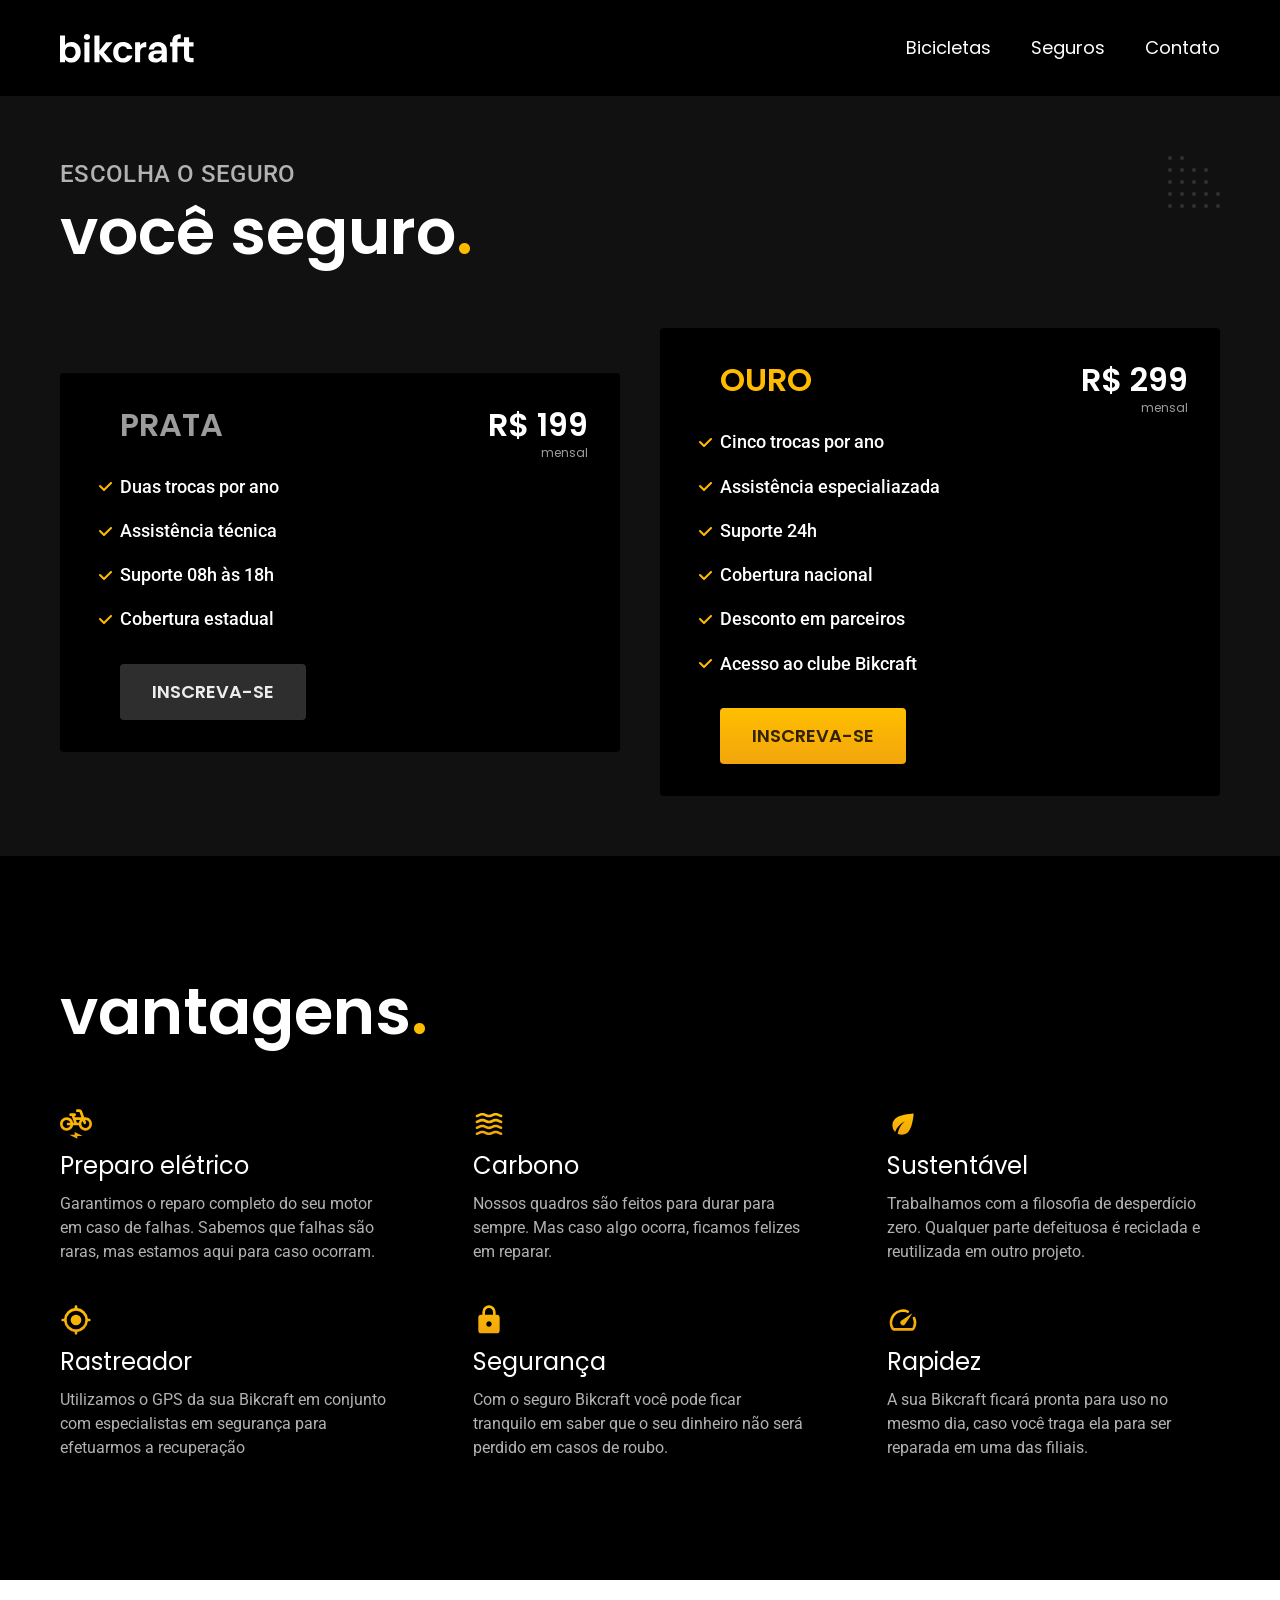
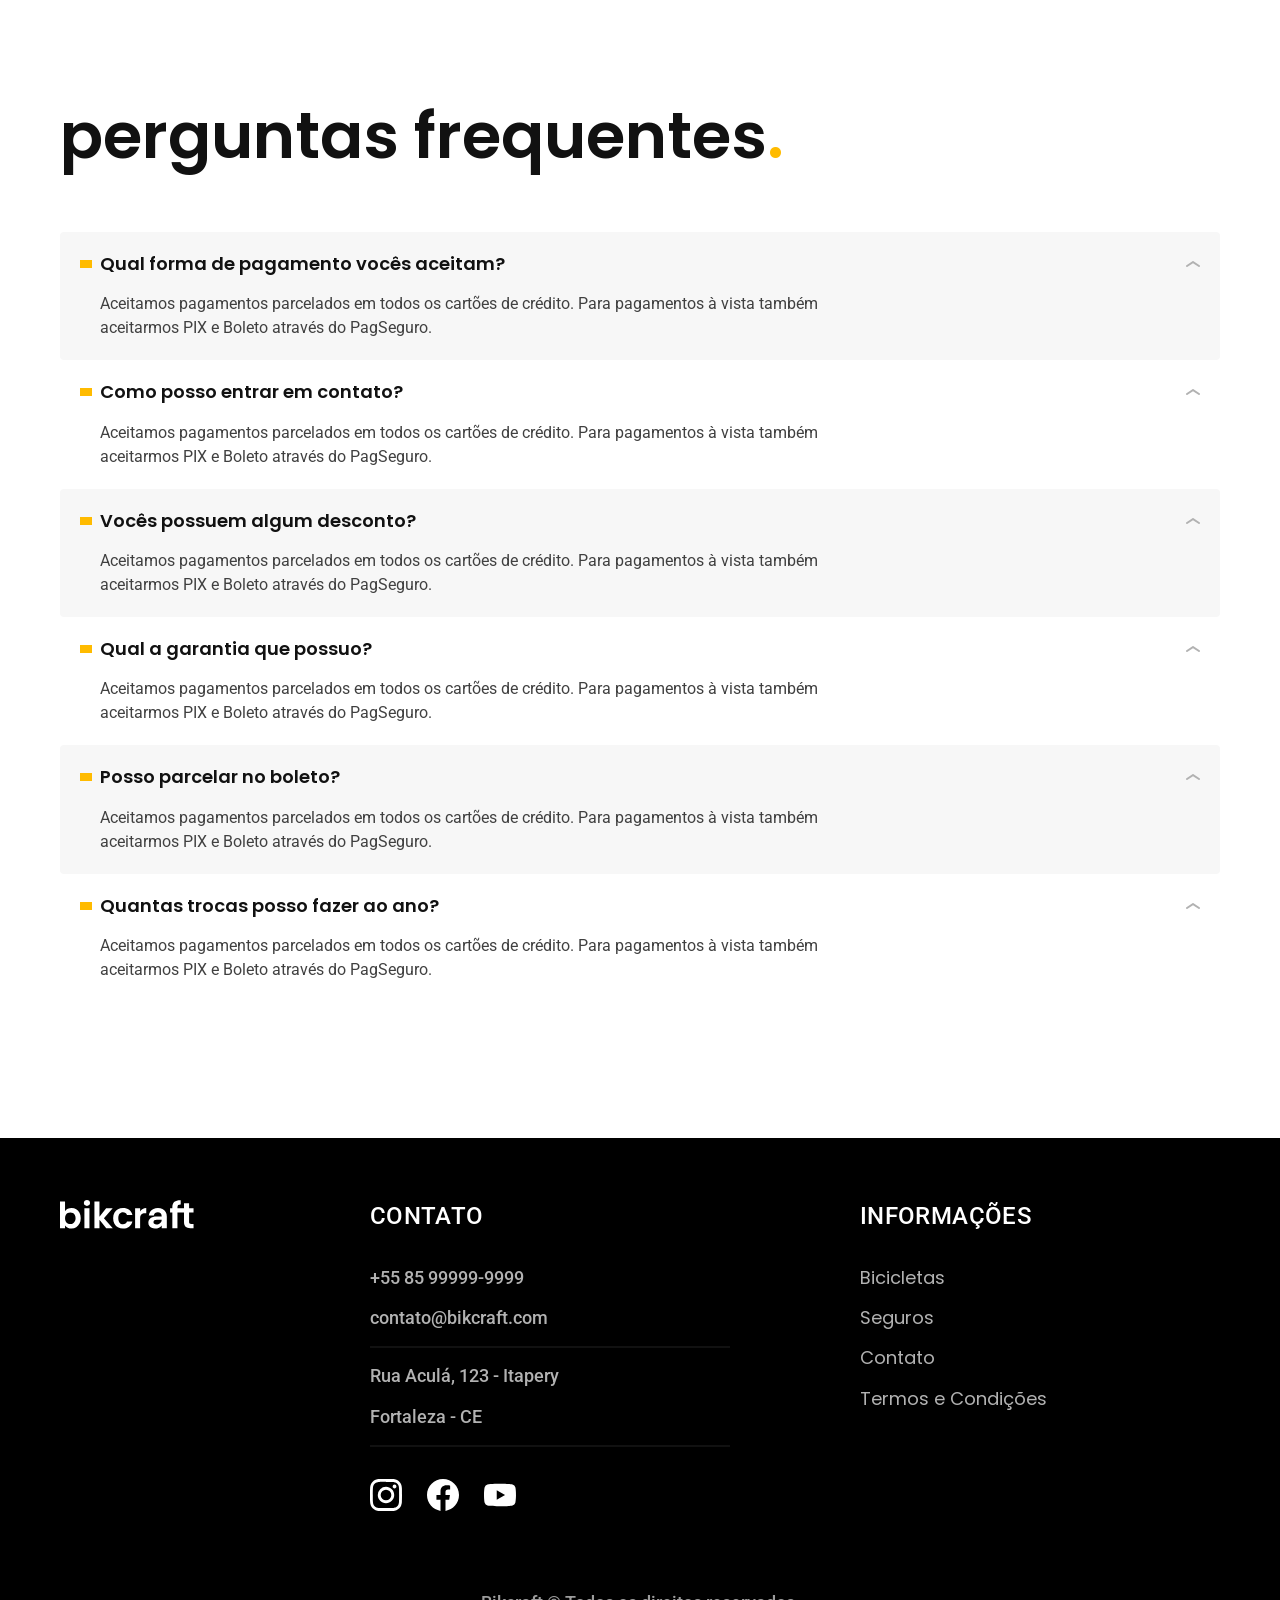
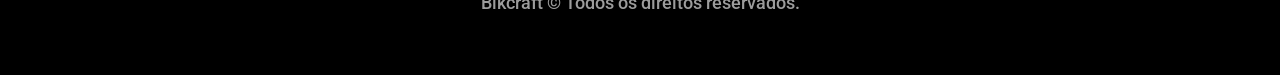
<file: seguros.html>
<!DOCTYPE html>
<html lang="pt-br">
<head>
  <meta charset="UTF-8">
  <meta name="viewport" content="width=device-width, initial-scale=1.0">
  <title>Seguros - Bikcraft</title>
  <meta name="description" content="Planos de seguros disponíbeis para a Bikcraft.">
  
  <link rel="stylesheet" href="css/style.css">

  <link rel="preconnect" href="https://fonts.googleapis.com">
  <link rel="preconnect" href="https://fonts.gstatic.com" crossorigin>
  <link href="https://fonts.googleapis.com/css2?family=Merriweather:ital,opsz,wght@0,18..144,300..900;1,18..144,300..900&family=Poppins:ital,wght@0,100;0,200;0,300;0,400;0,500;0,600;0,700;0,800;0,900;1,100;1,200;1,300;1,400;1,500;1,600;1,700;1,800;1,900&family=Roboto:ital,wght@0,100..900;1,100..900&display=swap" rel="stylesheet">
</head>
<body id="seguros">
 <header class="header-bg">
  <div class="header container">
    <a href="./"><img src="img/bikcraft.svg" alt="Bikcraft"></a>
    <nav aria-label="primaria">
      <ul class="header-menu font-1-m c0">
        <li><a href="./bicicletas.html">Bicicletas</a></li>
        <li><a href="./seguros.html">Seguros</a></li>
        <li><a href="./contato.html">Contato</a></li>
      </ul>
    </nav>
  </div>
 </header>

  <main class="seguros-bg">
    <div class="titulo-bg">
      <div class="titulo container">
        <p class="font-2-l-b c5">Escolha o seguro</p>
        <h1 class="font-1-xxl c0">você seguro<span class="p1">.</span></h1>
      </div>
    </div>
  
    
      <div class="seguros container">
        
        <div class="seguro-item">
          <h3 class="font-1-xl c6">PRATA</h3>
          <span class="font-1-xl c0">R$ 199 <span class="font-1-xs c6">mensal</span></span>
          <ul class="font-2-m c0">
            <li>Duas trocas por ano</li>
            <li>Assistência técnica</li>
            <li>Suporte 08h às 18h</li>
            <li>Cobertura estadual</li>
          </ul>
          <a href="./orcamentos.html" class="botao secundario">Inscreva-se</a>
      </div>

        <div class="seguro-item">
          <h3 class="font-1-xl p1">OURO</h3>
          <span class="font-1-xl c0">R$ 299 <span class="font-1-xs c6">mensal</span></span>
          <ul class="font-2-m c0">
            <li>Cinco trocas por ano</li>
            <li>Assistência especialiazada</li>
            <li>Suporte 24h</li>
            <li>Cobertura nacional</li>
            <li>Desconto em parceiros</li>
            <li>Acesso ao clube Bikcraft</li>
          </ul>
          <a href="./orcamentos.html" class="botao">Inscreva-se</a>
        </div>
      </div>
  
  </main>

  <article class="vantagens-bg">
    <div class="vantagens container">
      <h2 class="font-1-xxl c0">vantagens<span class="p1">.</span></h2>
      <ul>
        <li>
          <img src="img/icones/eletrica.svg" alt="">
          <h3 class="font-1-l c0">Preparo elétrico</h3>
          <p class="font-2-s c5">Garantimos o reparo completo do seu motor em caso de falhas. Sabemos que 
            falhas são raras, mas estamos aqui para caso ocorram.
          </p>
        </li>
        <li>
          <img src="img/icones/carbono.svg" alt="">
          <h3 class="font-1-l c0">Carbono</h3>
          <p class="font-2-s c5">Nossos quadros são feitos para durar para sempre. Mas caso algo ocorra, 
            ficamos felizes em reparar.
          </p>
        </li>
        <li>
          <img src="img/icones/sustentavel.svg" alt="">
          <h3 class="font-1-l c0">Sustentável</h3>
          <p class="font-2-s c5">Trabalhamos com a filosofia de desperdício zero. Qualquer parte 
            defeituosa é reciclada e reutilizada em outro projeto.
          </p>
        </li>
        <li>
          <img src="img/icones/rastreador.svg" alt="">
          <h3 class="font-1-l c0">Rastreador</h3>
          <p class="font-2-s c5">Utilizamos o GPS da sua Bikcraft em conjunto com especialistas em segurança 
            para efetuarmos a recuperação
          </p>
        </li>
        <li>
          <img src="img/icones/seguro.svg" alt="">
          <h3 class="font-1-l c0">Segurança</h3>
          <p class="font-2-s c5">Com o seguro Bikcraft você pode ficar tranquilo em saber que o seu 
            dinheiro não será perdido em casos de roubo.
        </li>
        <li>
          <img src="img/icones/velocidade.svg" alt="">
          <h3 class="font-1-l c0">Rapidez</h3>
          <p class="font-2-s c5">A sua Bikcraft ficará pronta para uso no mesmo dia, caso 
            você traga ela para ser reparada em uma das filiais. 
        </li>
      </ul>
    </div>
  </article>

  <article class="perguntas container">
    <h2 class="font-1-xxl">perguntas frequentes<span class="p1">.</span></h2>

    <dl>
      <div>
        <dt class="font-1-m-b">Qual forma de pagamento vocês aceitam?</dt>
        <dd class="font-2-s c9">Aceitamos pagamentos parcelados em todos os cartões de crédito. Para pagamentos à vista também aceitarmos PIX e Boleto através do PagSeguro.</dd>
      </div>

      <div>
        <dt class="font-1-m-b">Como posso entrar em contato?</dt>
        <dd class="font-2-s c9">Aceitamos pagamentos parcelados em todos os cartões de crédito. Para pagamentos à vista também aceitarmos PIX e Boleto através do PagSeguro.</dd>
      </div>

      <div>
        <dt class="font-1-m-b">Vocês possuem algum desconto?</dt>
        <dd class="font-2-s c9">Aceitamos pagamentos parcelados em todos os cartões de crédito. Para pagamentos à vista também aceitarmos PIX e Boleto através do PagSeguro.</dd>
      </div>

      <div>
        <dt class="font-1-m-b">Qual a garantia que possuo?</dt>
        <dd class="font-2-s c9">Aceitamos pagamentos parcelados em todos os cartões de crédito. Para pagamentos à vista também aceitarmos PIX e Boleto através do PagSeguro.</dd>
      </div>

      <div>
        <dt class="font-1-m-b">Posso parcelar no boleto?</dt>
        <dd class="font-2-s c9">Aceitamos pagamentos parcelados em todos os cartões de crédito. Para pagamentos à vista também aceitarmos PIX e Boleto através do PagSeguro.</dd>
      </div>

      <div>
        <dt class="font-1-m-b">Quantas trocas posso fazer ao ano?</dt>
        <dd class="font-2-s c9">Aceitamos pagamentos parcelados em todos os cartões de crédito. Para pagamentos à vista também aceitarmos PIX e Boleto através do PagSeguro.</dd>
      </div>
    </dl>
  </article>

  <footer class="footer-bg">
  <div class="footer container">
    <img src="img/bikcraft.svg" alt="Bikcraft">
    <div class="footer-contato">
      <h3 class="font-2-l-b c0">Contato</h3>
      <ul class="font-2-m c5">
        <li><a href="tel:+5585999999999">+55 85 99999-9999</a></li>
        <li><a href="mailto:contato@bikcraft.com">contato@bikcraft.com</a></li>
        <li>Rua Aculá, 123 - Itapery</li>
        <li>Fortaleza - CE</li>
      </ul>
      <div class="footer-redes">
        <a href="./">
          <img src="img/redes/instagram.svg" alt="Instagram">
        </a>
        <a href="./">
          <img src="img/redes/facebook.svg" alt="Facebook">
        </a>
        <a href="./">
          <img src="img/redes/youtube.svg" alt="YouTube">
        </a>
      </div>
    </div>
    <div class="footer-info">
      <h3 class="font-2-l-b c0">Informações</h3>
      <nav>
        <ul class="font-1-m c5">
          <li><a href="./bicicletas.html">Bicicletas</a></li>
          <li><a href="./seguros.html">Seguros</a></li>
          <li><a href="./contato.html">Contato</a></li>
          <li><a href="./termos.html">Termos e Condições</a></li>
        </ul>
      </nav>
    </div>
    <p class="footer-copy font-2-m c6">Bikcraft &copy; Todos os direitos reservados.</p>
  </div>
 </footer>
  
</body>
</file>
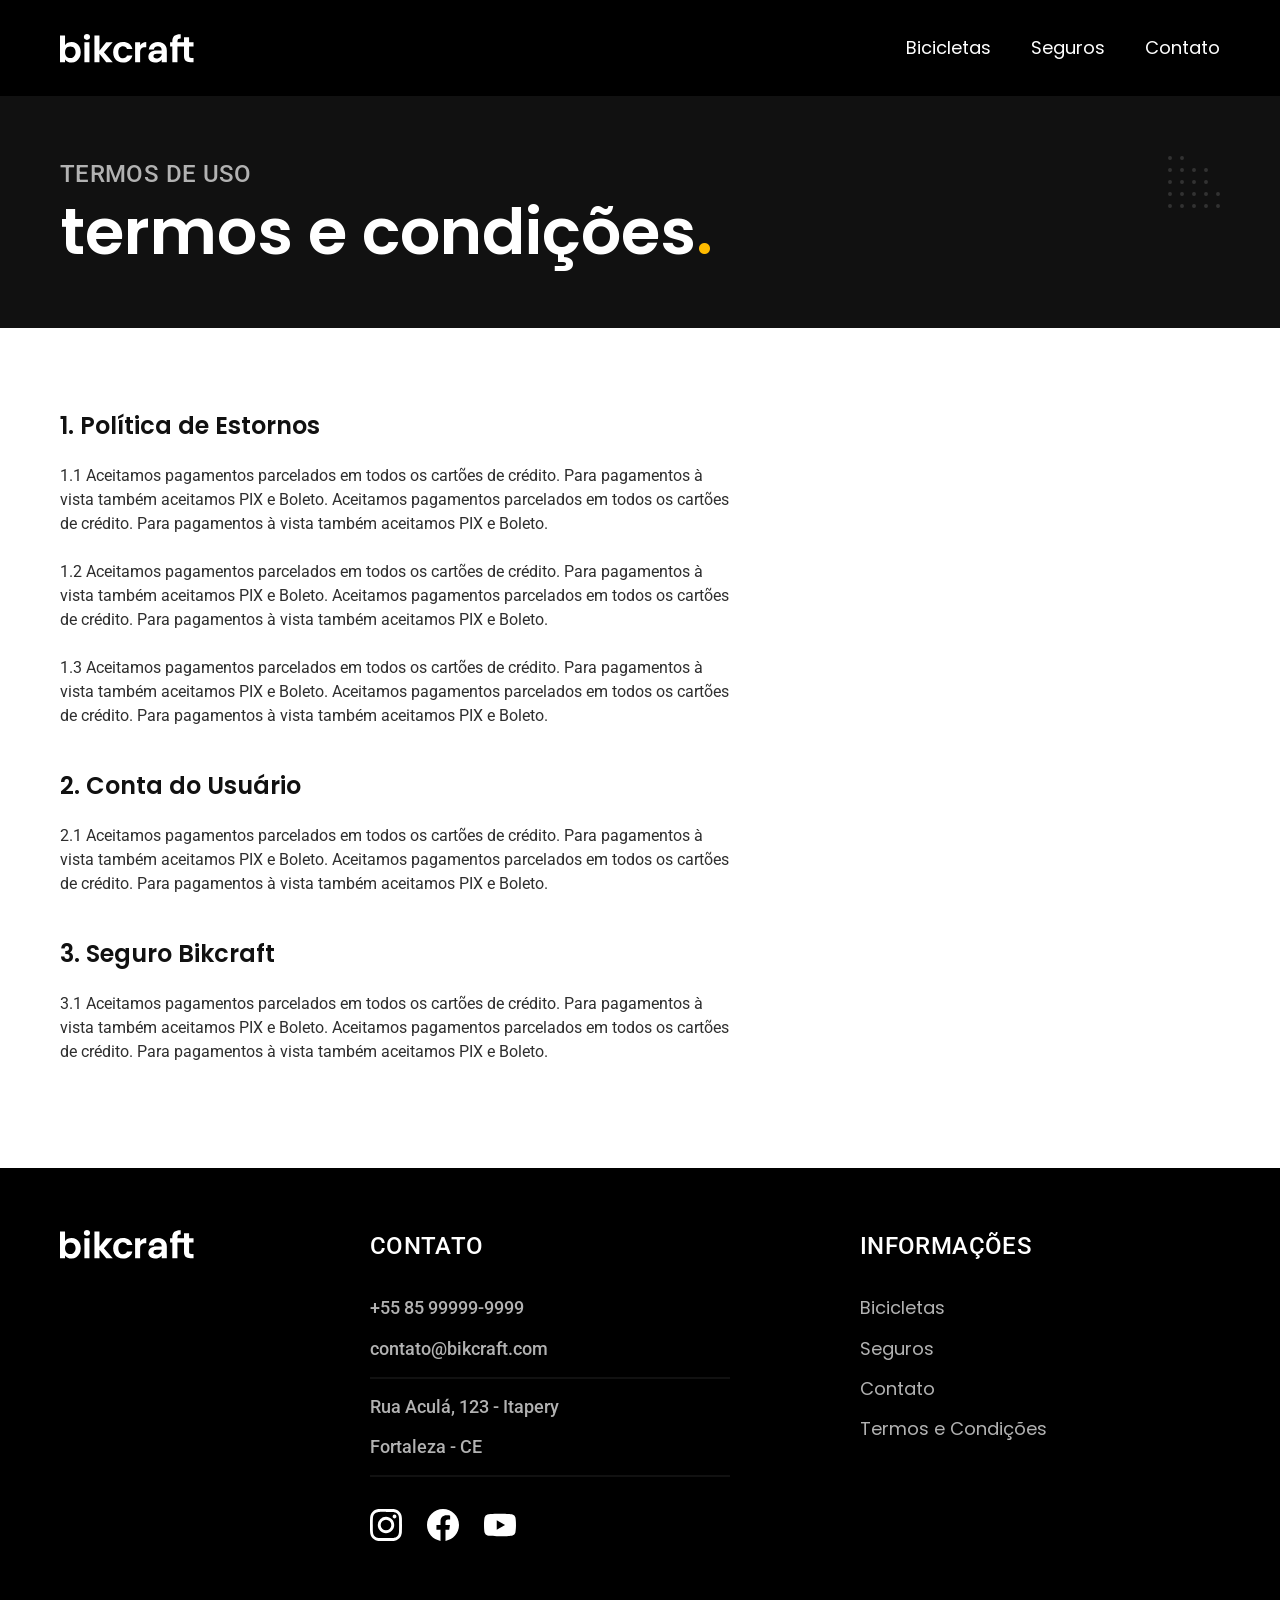
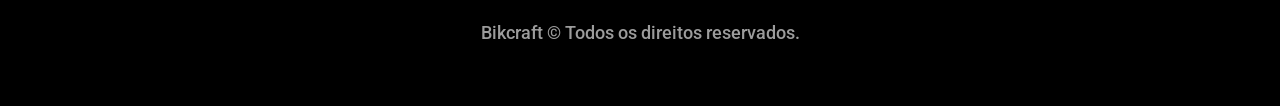
<file: termos.html>
<!DOCTYPE html>
<html lang="pt-br">
<head>
  <meta charset="UTF-8">
  <meta name="viewport" content="width=device-width, initial-scale=1.0">
  <title>Termos e Condições - Bikcraft</title>
  <meta name="description" content="Termos e condições de uso da Bikcraft.">
  
  <link rel="stylesheet" href="css/style.css">

  <link rel="preconnect" href="https://fonts.googleapis.com">
  <link rel="preconnect" href="https://fonts.gstatic.com" crossorigin>
  <link href="https://fonts.googleapis.com/css2?family=Merriweather:ital,opsz,wght@0,18..144,300..900;1,18..144,300..900&family=Poppins:ital,wght@0,100;0,200;0,300;0,400;0,500;0,600;0,700;0,800;0,900;1,100;1,200;1,300;1,400;1,500;1,600;1,700;1,800;1,900&family=Roboto:ital,wght@0,100..900;1,100..900&display=swap" rel="stylesheet">
</head>
<body id="termos">
 <header class="header-bg">
  <div class="header container">
    <a href="./"><img src="img/bikcraft.svg" alt="Bikcraft"></a>
    <nav aria-label="primaria">
      <ul class="header-menu font-1-m c0">
        <li><a href="./bicicletas.html">Bicicletas</a></li>
        <li><a href="./seguros.html">Seguros</a></li>
        <li><a href="./contato.html">Contato</a></li>
      </ul>
    </nav>
  </div>
 </header>

  <main>
    <div class="titulo-bg">
      <div class="titulo container">
        <p class="font-2-l-b c5">termos de uso</p>
        <h1 class="font-1-xxl c0">termos e condições<span class="p1">.</span></h1>
      </div>
    </div>

    <div class="termos font-2-s c10 container">
      <h2 class="font-1-l c11">1. Política de Estornos</h2>
      <p>1.1 Aceitamos pagamentos parcelados em todos os cartões de crédito. Para pagamentos à vista também aceitamos PIX e Boleto. Aceitamos pagamentos parcelados em todos os cartões de crédito. Para pagamentos à vista também aceitamos PIX e Boleto.

      <p>1.2 Aceitamos pagamentos parcelados em todos os cartões de crédito. Para pagamentos à vista também aceitamos PIX e Boleto. Aceitamos pagamentos parcelados em todos os cartões de crédito. Para pagamentos à vista também aceitamos PIX e Boleto.</p>

      <p>1.3 Aceitamos pagamentos parcelados em todos os cartões de crédito. Para pagamentos à vista também aceitamos PIX e Boleto.  Aceitamos pagamentos parcelados em todos os cartões de crédito. Para pagamentos à vista também aceitamos PIX e Boleto.</p>

      <h2 class="font-1-l c11">2. Conta do Usuário</h2>
      <p>2.1 Aceitamos pagamentos parcelados em todos os cartões de crédito. Para pagamentos à vista também aceitamos PIX e Boleto. Aceitamos pagamentos parcelados em todos os cartões de crédito. Para pagamentos à vista também aceitamos PIX e Boleto.</p>

      <h2 class="font-1-l c11">3. Seguro Bikcraft</h2>
      <p>3.1 Aceitamos pagamentos parcelados em todos os cartões de crédito. Para pagamentos à vista também aceitamos PIX e Boleto. Aceitamos pagamentos parcelados em todos os cartões de crédito. Para pagamentos à vista também aceitamos PIX e Boleto.</p>
    </div>
  </main>

  <footer class="footer-bg">
  <div class="footer container">
    <img src="img/bikcraft.svg" alt="Bikcraft">
    <div class="footer-contato">
      <h3 class="font-2-l-b c0">Contato</h3>
      <ul class="font-2-m c5">
        <li><a href="tel:+5585999999999">+55 85 99999-9999</a></li>
        <li><a href="mailto:contato@bikcraft.com">contato@bikcraft.com</a></li>
        <li>Rua Aculá, 123 - Itapery</li>
        <li>Fortaleza - CE</li>
      </ul>
      <div class="footer-redes">
        <a href="./">
          <img src="img/redes/instagram.svg" alt="Instagram">
        </a>
        <a href="./">
          <img src="img/redes/facebook.svg" alt="Facebook">
        </a>
        <a href="./">
          <img src="img/redes/youtube.svg" alt="YouTube">
        </a>
      </div>
    </div>
    <div class="footer-info">
      <h3 class="font-2-l-b c0">Informações</h3>
      <nav>
        <ul class="font-1-m c5">
          <li><a href="./bicicletas.html">Bicicletas</a></li>
          <li><a href="./seguros.html">Seguros</a></li>
          <li><a href="./contato.html">Contato</a></li>
          <li><a href="./termos.html">Termos e Condições</a></li>
        </ul>
      </nav>
    </div>
    <p class="footer-copy font-2-m c6">Bikcraft &copy; Todos os direitos reservados.</p>
  </div>
 </footer>
  
</body>
</file>
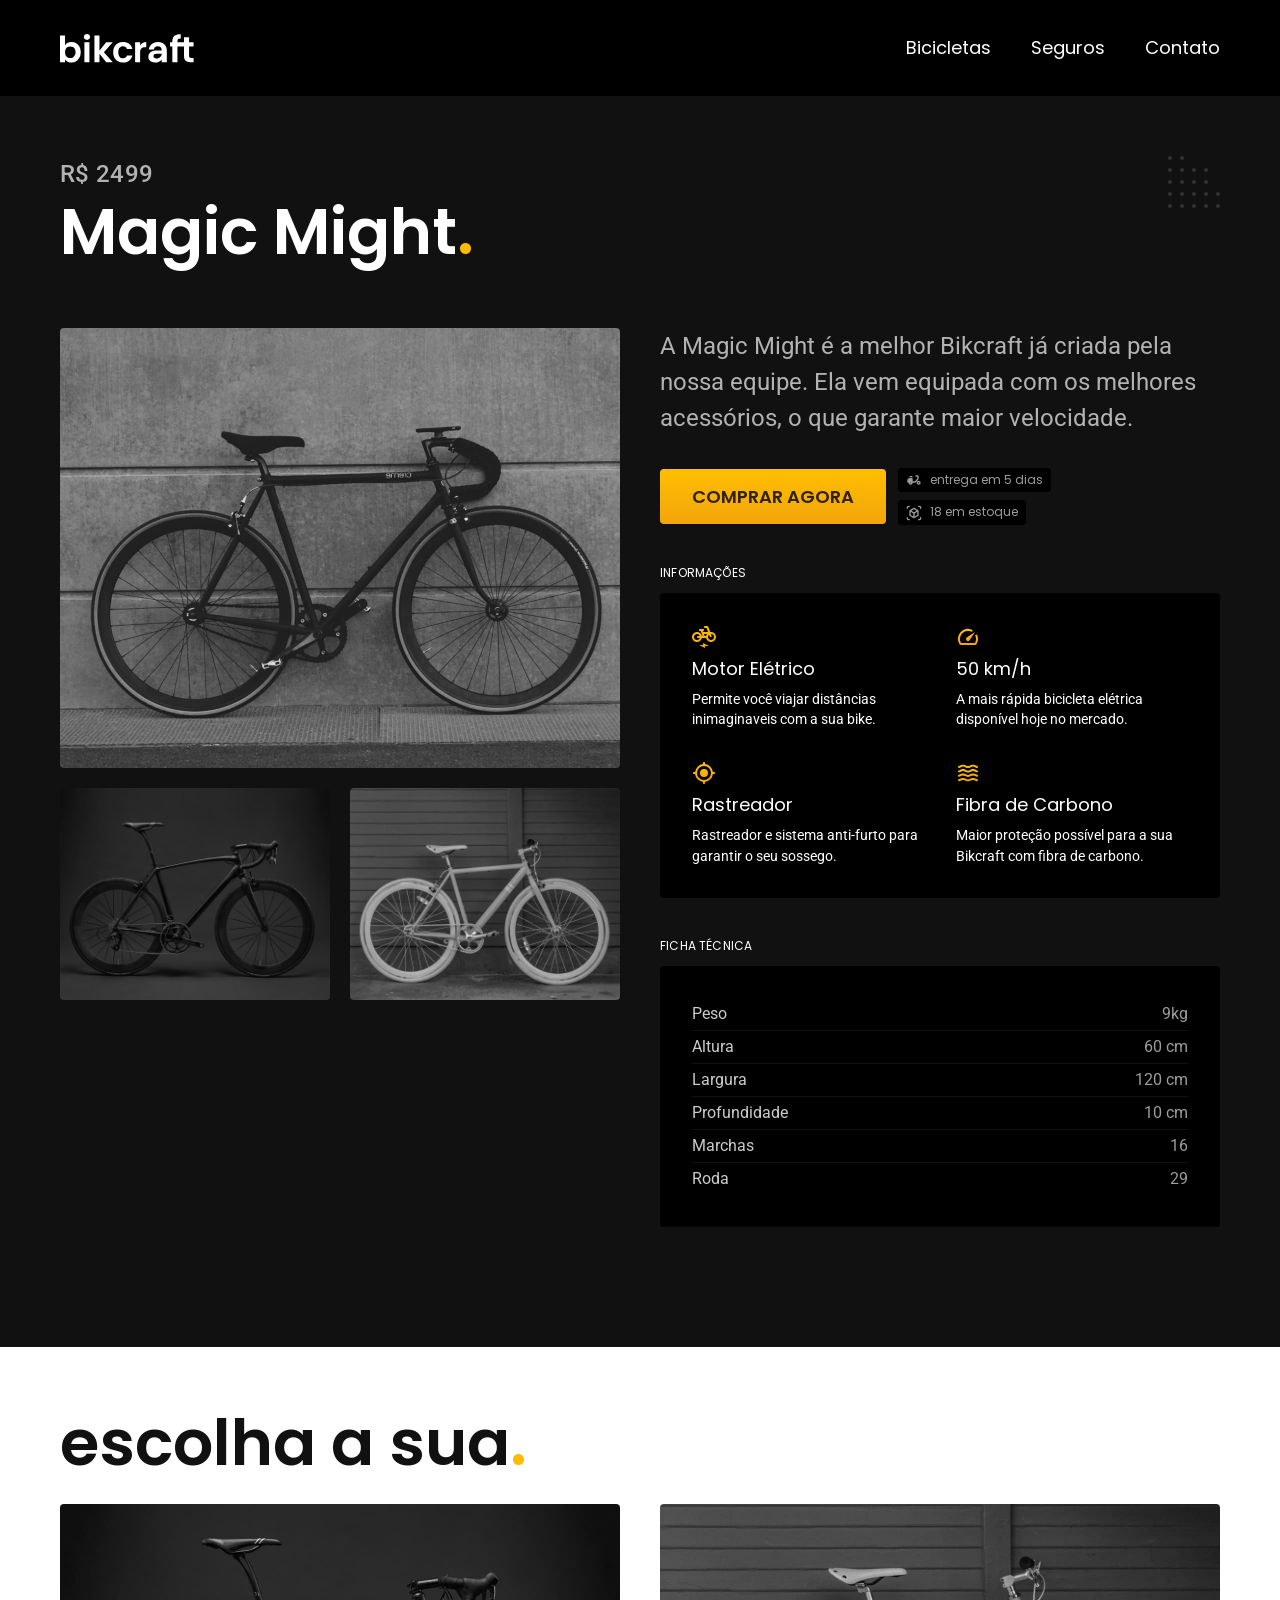
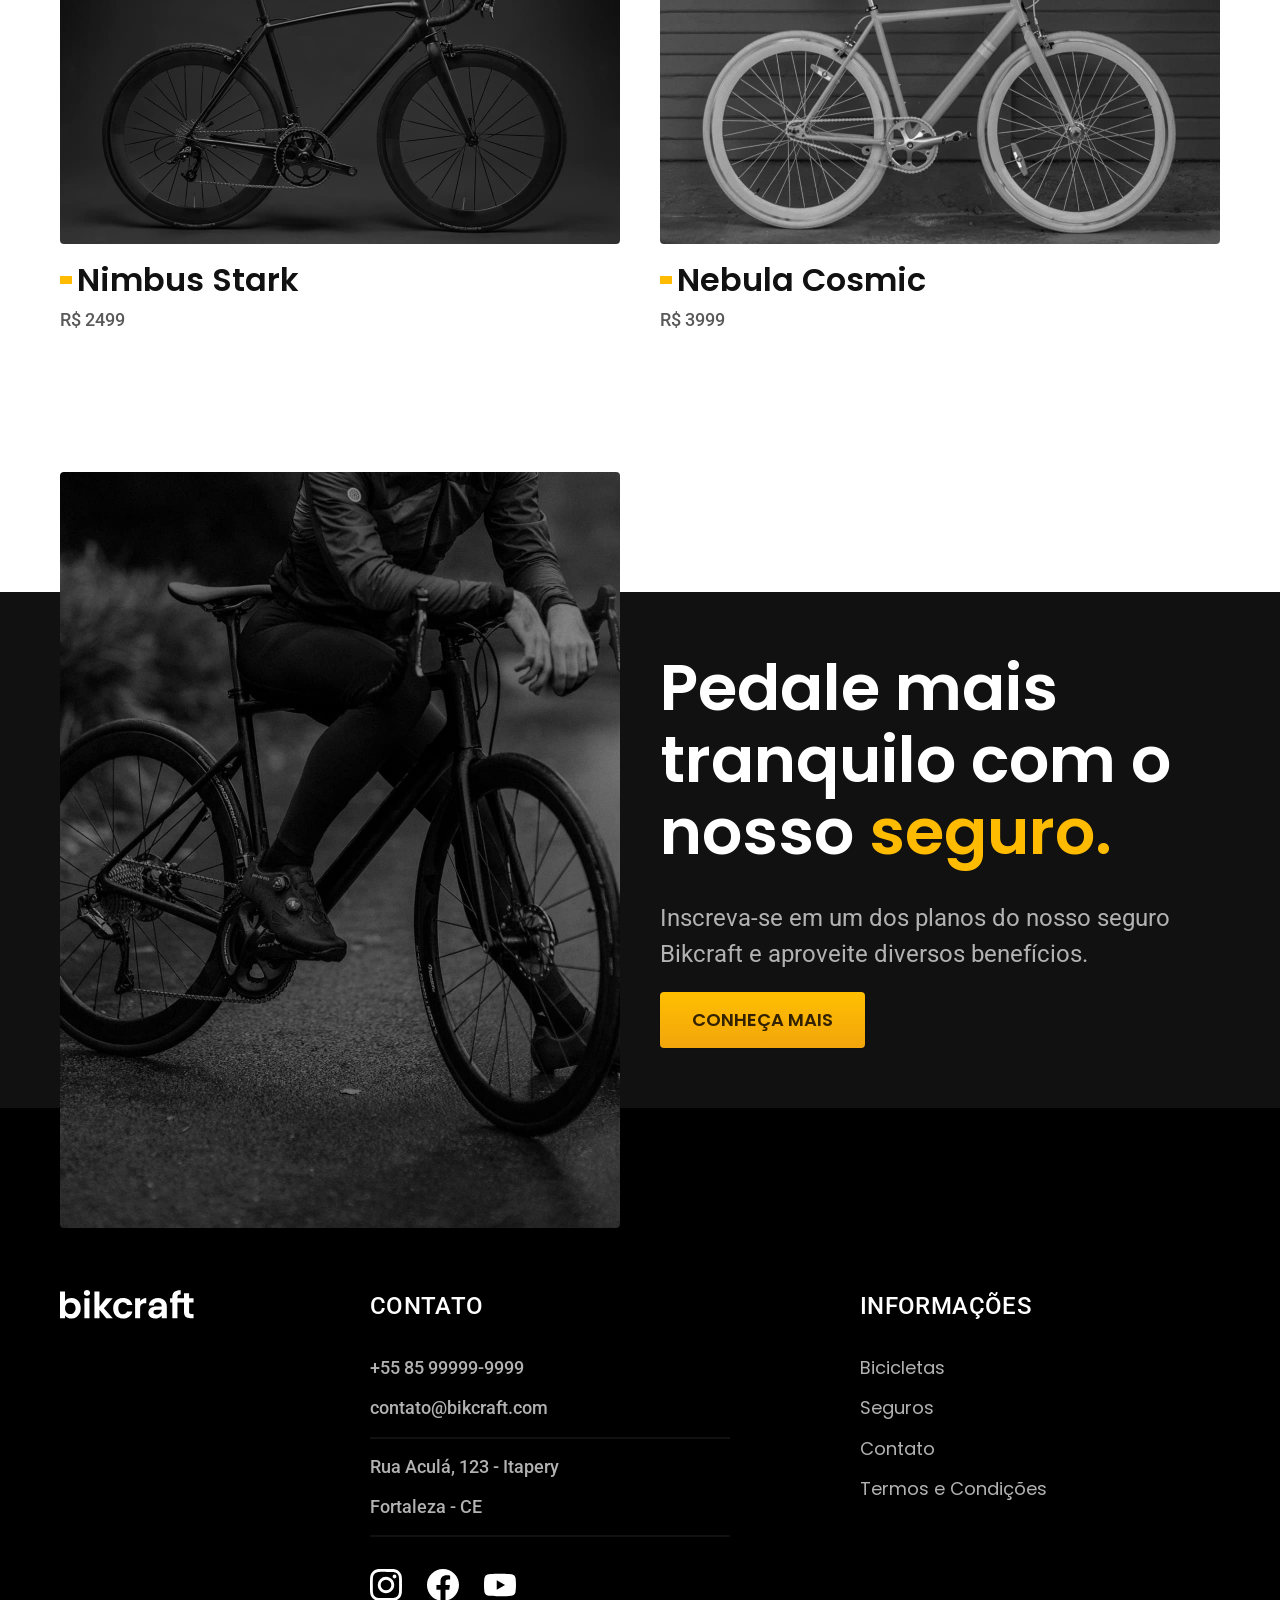
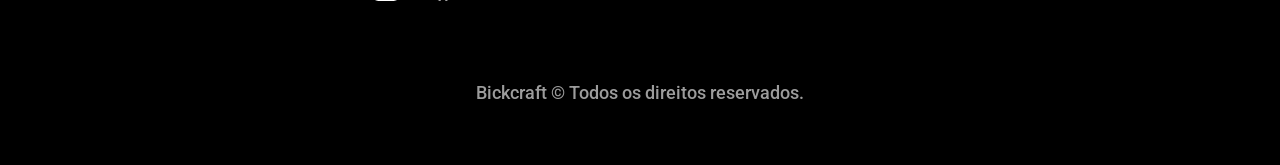
<file: bicicletas/magic.html>
<!DOCTYPE html>
<html lang="pt-br">
<head>
  <meta charset="UTF-8">
  <meta name="viewport" content="width=device-width, initial-scale=1.0">
  <title>Magic - Bikcraft</title>
  <meta name="description" content="Bicicleta Magic Might da Bikcraft. A melhor bicicleta elétrica do mercado.">
  
  <link rel="stylesheet" href="../css/style.css">

  <link rel="preconnect" href="https://fonts.googleapis.com">
  <link rel="preconnect" href="https://fonts.gstatic.com" crossorigin>
  <link href="https://fonts.googleapis.com/css2?family=Merriweather:ital,opsz,wght@0,18..144,300..900;1,18..144,300..900&family=Poppins:ital,wght@0,100;0,200;0,300;0,400;0,500;0,600;0,700;0,800;0,900;1,100;1,200;1,300;1,400;1,500;1,600;1,700;1,800;1,900&family=Roboto:ital,wght@0,100..900;1,100..900&display=swap" rel="stylesheet">
</head>
<body id="bicicleta">
 <header class="header-bg">
  <div class="header container">
    <a href="../"><img src="../img/bikcraft.svg" alt="Bikcraft"></a>
    <nav aria-label="primaria">
      <ul class="header-menu font-1-m c0">
        <li><a href="../bicicletas.html">Bicicletas</a></li>
        <li><a href="../seguros.html">Seguros</a></li>
        <li><a href="../contato.html">Contato</a></li>
      </ul>
    </nav>
  </div>
 </header>

  <main class="titulo-bg">
    <div>
      <div class="titulo container">
        <p class="font-2-l-b c5">R$ 2499</p>
        <h1 class="font-1-xxl c0">Magic Might<span class="p1">.</span></h1>
      </div>
    </div>
    <div class="bicicleta container">
      <div class="bicicleta-img">
        <img src="../img/bicicleta/nimbus2.jpg" alt="">
        <img src="../img/bicicleta/nimbus1.jpg" alt="">
        <img src="../img/bicicleta/nimbus3.jpg" alt="">
      </div>
      <div class="bicicletas-content">
        <p class="font-2-l c5">A Magic Might é a melhor Bikcraft já criada pela nossa equipe. Ela vem equipada com os melhores acessórios, o que garante maior velocidade.</p>
        <div class="bicicleta-comprar">
          <a href="../orcamento.html" class="botao">Comprar Agora</a>
          <span class="font-1-xs c6"><img src="../img/icones/entrega.svg" alt="">entrega em 5 dias</span>
          <span class="font-1-xs c6"><img src="../img/icones/estoque.svg" alt="">18 em estoque</span>
        </div>
      
        <h2 class="font-1-xs c0">Informações</h2>
        <ul class="bicicleta-info">
          <li>
            <img src="../img/icones/eletrica.svg" alt="">
            <h3 class="font-1-m c0">Motor Elétrico</h3>
            <p class="font-2-xs c0">Permite você viajar distâncias inimaginaveis com a sua bike.</p>
          </li>
          <li>
            <img src="../img/icones/velocidade.svg" alt="">
            <h3 class="font-1-m c0">50 km/h</h3>
            <p class="font-2-xs c0">A mais rápida bicicleta elétrica disponível hoje no mercado.</p>
          </li>
          <li>
            <img src="../img/icones/rastreador.svg" alt="">
            <h3 class="font-1-m c0">Rastreador</h3>
            <p class="font-2-xs c0">Rastreador e sistema anti-furto para garantir o seu sossego.</p>
          </li>
          <li>
            <img src="../img/icones/carbono.svg" alt="">
            <h3 class="font-1-m c0">Fibra de Carbono</h3>
            <p class="font-2-xs c0">Maior proteção possível para a sua Bikcraft com fibra de carbono.</p>
          </li>
        </ul>
        <h2 class="font-1-xs c0">Ficha técnica</h2>
        <ul class="bicicleta-ficha font-2-s c4">
          <li>Peso <span>9kg</span></li>
          <li>Altura <span>60 cm</span></li>
          <li>Largura <span>120 cm</span></li>
          <li>Profundidade <span>10 cm</span></li>
          <li>Marchas <span>16</span></li>
          <li>Roda <span>29</span></li>
        </ul>
      </div>
    </div>
  </main>

  <article class="bicicletas-lista container">
  <h2 class="font-1-xxl">escolha a sua<span class="p1">.</span></h2>

  <ul>
    <li>
      <a href="./nimbus.html">
        <img src="../img/bicicletas/nimbus.jpg" alt="Bicicleta preta">
        <h3 class="font-1-xl">Nimbus Stark</h3>
        <span class="font-2-m c8">R$ 2499</span>
      </a>
    </li>
    
    <li>
      <a href="./nebula.html">
        <img src="../img/bicicletas/nebula.jpg" alt="Bicicleta preta">
        <h3 class="font-1-xl">Nebula Cosmic</h3>
        <span class="font-2-m c8">R$ 3999</span>
      </a>
    </li>
  </ul>
 </article>

 <article class="seguro-bg">
  <div class="seguro container">
    <div class="seguro-imagem">
      <img src="../img/fotos/seguros.jpg" alt="Pessoa na bicicleta">
    </div>
    <div class="seguro-conteudo">
      <h2 class="font-1-xxl c0">Pedale mais tranquilo com o nosso <span class="p1">seguro.</span></h2>
      <p class="font-2-l c5">Inscreva-se em um dos planos do nosso seguro Bikcraft e aproveite diversos benefícios.</p>
      <a href="../seguros.html" class="botao">Conheça mais</a>
    </div>
  </div>
 </article>

  <footer class="footer-bg">
  <div class="footer container">
    <img src="../img/bikcraft.svg" alt="Bikcraft">
    <div class="footer-contato">
      <h3 class="font-2-l-b c0">Contato</h3>
      <ul class="font-2-m c5">
        <li><a href="tel:+5585999999999">+55 85 99999-9999</a></li>
        <li><a href="mailto:contato@bikcraft.com">contato@bikcraft.com</a></li>
        <li>Rua Aculá, 123 - Itapery</li>
        <li>Fortaleza - CE</li>
      </ul>
      <div class="footer-redes">
        <a href="../">
          <img src="../img/redes/instagram.svg" alt="Instagram">
        </a>
        <a href="../">
          <img src="../img/redes/facebook.svg" alt="Facebook">
        </a>
        <a href="../">
          <img src="../img/redes/youtube.svg" alt="YouTube">
        </a>
      </div>
    </div>
    <div class="footer-info">
      <h3 class="font-2-l-b c0">Informações</h3>
      <nav>
        <ul class="font-1-m c5">
          <li><a href="../bicicletas.html">Bicicletas</a></li>
          <li><a href="../seguros.html">Seguros</a></li>
          <li><a href="../contato.html">Contato</a></li>
          <li><a href="../termos.html">Termos e Condições</a></li>
        </ul>
      </nav>
    </div>
    <p class="footer-copy font-2-m c6">Bickcraft &copy; Todos os direitos reservados.</p>
  </div>
 </footer>
  
</body>
</file>
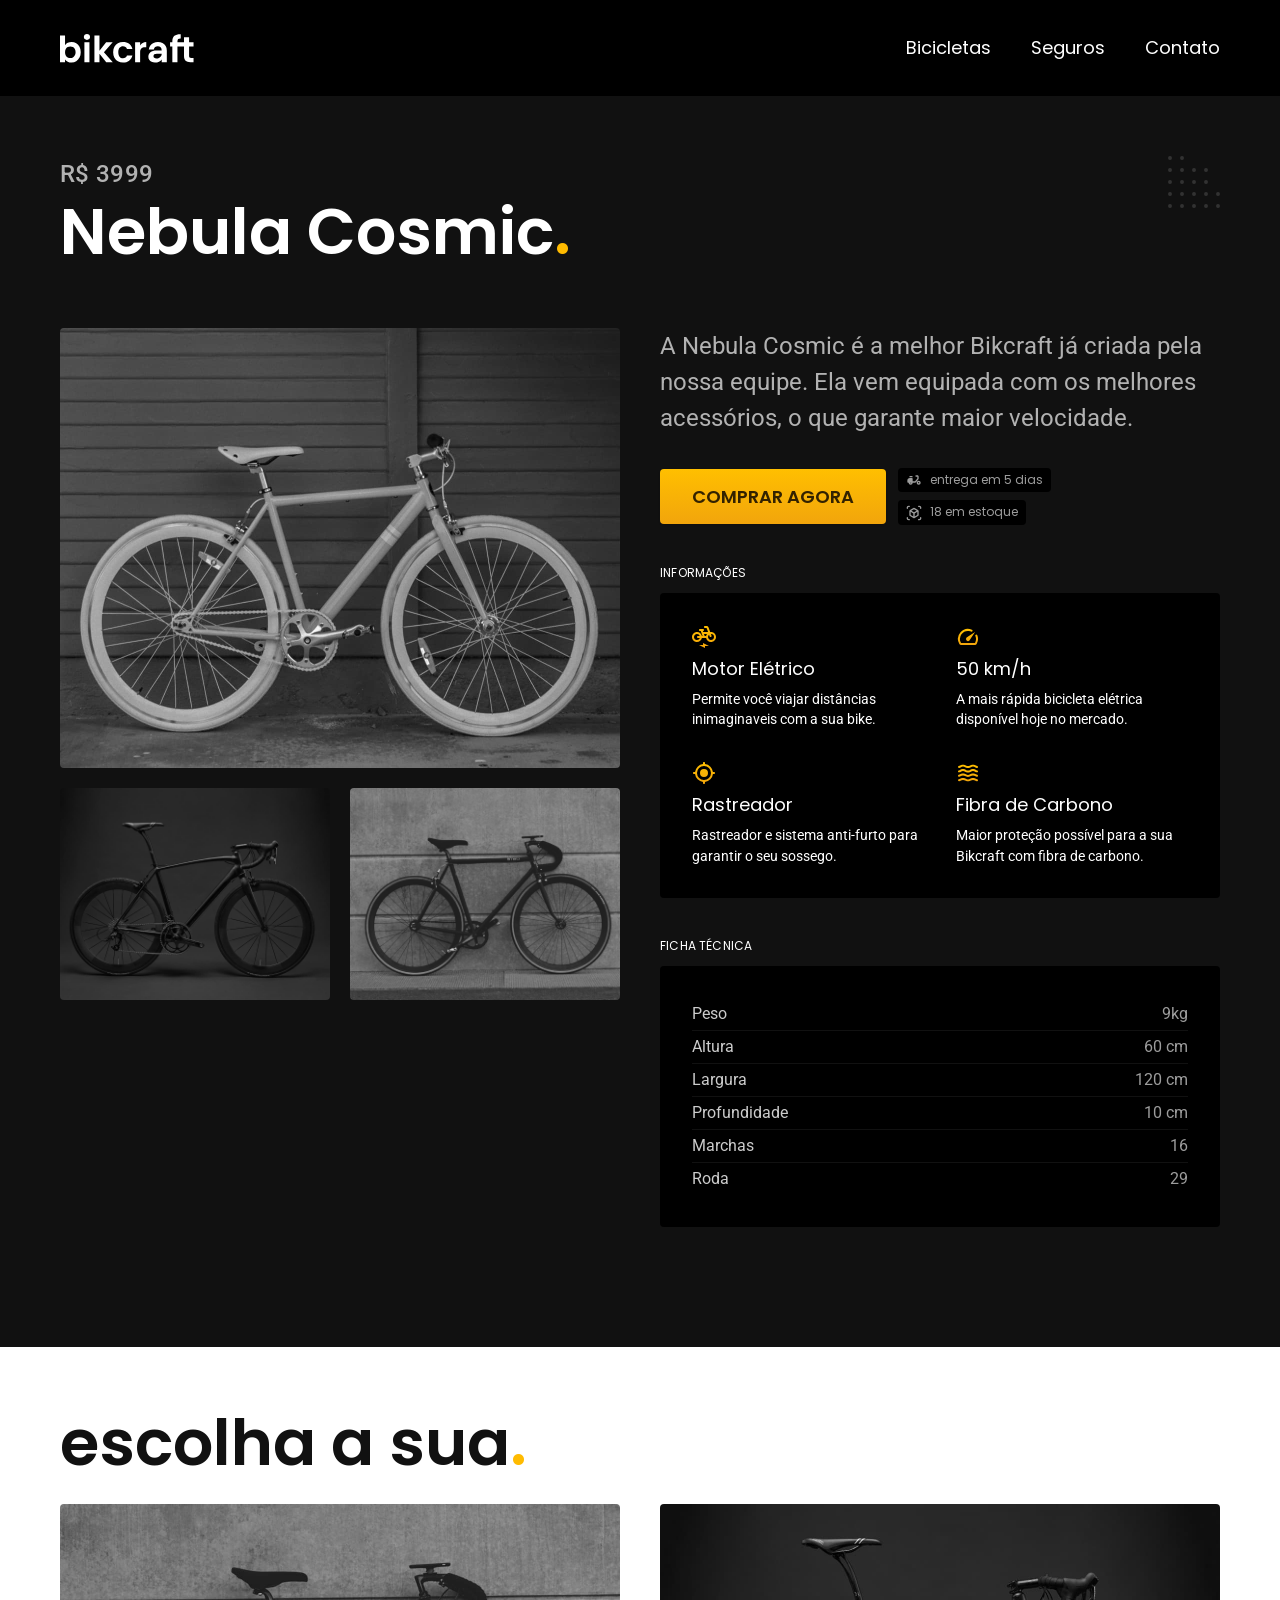
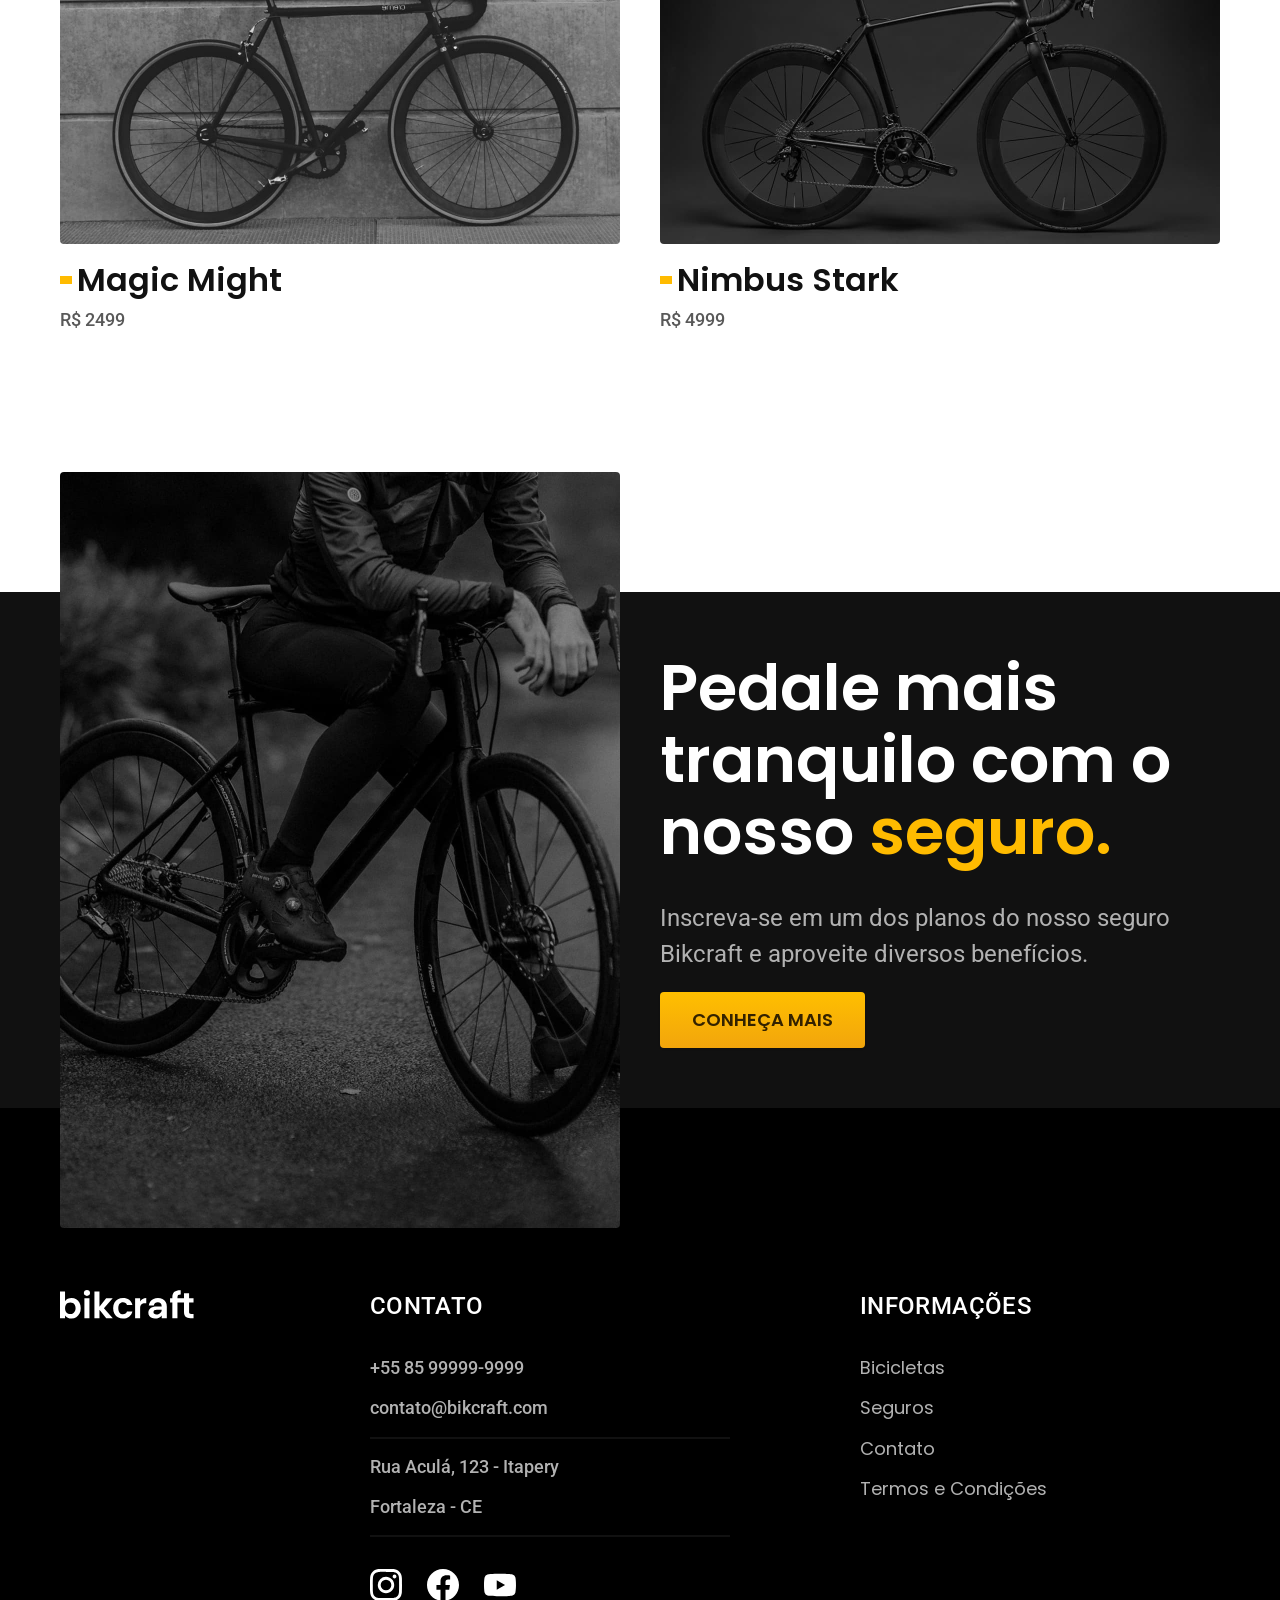
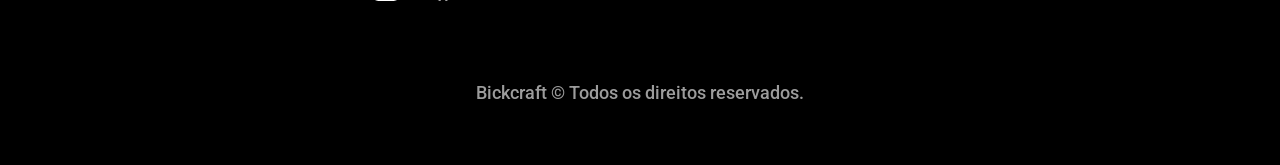
<file: bicicletas/nebula.html>
<!DOCTYPE html>
<html lang="pt-br">
<head>
  <meta charset="UTF-8">
  <meta name="viewport" content="width=device-width, initial-scale=1.0">
  <title>Nebula - Bikcraft</title>
  <meta name="description" content="Bicicleta Nebula Cosmic da Bikcraft. A melhor bicicleta elétrica do mercado.">
  
  <link rel="stylesheet" href="../css/style.css">

  <link rel="preconnect" href="https://fonts.googleapis.com">
  <link rel="preconnect" href="https://fonts.gstatic.com" crossorigin>
  <link href="https://fonts.googleapis.com/css2?family=Merriweather:ital,opsz,wght@0,18..144,300..900;1,18..144,300..900&family=Poppins:ital,wght@0,100;0,200;0,300;0,400;0,500;0,600;0,700;0,800;0,900;1,100;1,200;1,300;1,400;1,500;1,600;1,700;1,800;1,900&family=Roboto:ital,wght@0,100..900;1,100..900&display=swap" rel="stylesheet">
</head>
<body id="bicicleta">
 <header class="header-bg">
  <div class="header container">
    <a href="../"><img src="../img/bikcraft.svg" alt="Bikcraft"></a>
    <nav aria-label="primaria">
      <ul class="header-menu font-1-m c0">
        <li><a href="../bicicletas.html">Bicicletas</a></li>
        <li><a href="../seguros.html">Seguros</a></li>
        <li><a href="../contato.html">Contato</a></li>
      </ul>
    </nav>
  </div>
 </header>

  <main class="titulo-bg">
    <div>
      <div class="titulo container">
        <p class="font-2-l-b c5">R$ 3999</p>
        <h1 class="font-1-xxl c0">Nebula Cosmic<span class="p1">.</span></h1>
      </div>
    </div>
    <div class="bicicleta container">
      <div class="bicicleta-img">
        <img src="../img/bicicleta/nimbus3.jpg" alt="">
        <img src="../img/bicicleta/nimbus1.jpg" alt="">
        <img src="../img/bicicleta/nimbus2.jpg" alt="">
      </div>
      <div class="bicicletas-content">
        <p class="font-2-l c5">A Nebula Cosmic é a melhor Bikcraft já criada pela nossa equipe. Ela vem equipada com os melhores acessórios, o que garante maior velocidade.</p>
        <div class="bicicleta-comprar">
          <a href="../orcamento.html" class="botao">Comprar Agora</a>
          <span class="font-1-xs c6"><img src="../img/icones/entrega.svg" alt="">entrega em 5 dias</span>
          <span class="font-1-xs c6"><img src="../img/icones/estoque.svg" alt="">18 em estoque</span>
        </div>
      
        <h2 class="font-1-xs c0">Informações</h2>
        <ul class="bicicleta-info">
          <li>
            <img src="../img/icones/eletrica.svg" alt="">
            <h3 class="font-1-m c0">Motor Elétrico</h3>
            <p class="font-2-xs c0">Permite você viajar distâncias inimaginaveis com a sua bike.</p>
          </li>
          <li>
            <img src="../img/icones/velocidade.svg" alt="">
            <h3 class="font-1-m c0">50 km/h</h3>
            <p class="font-2-xs c0">A mais rápida bicicleta elétrica disponível hoje no mercado.</p>
          </li>
          <li>
            <img src="../img/icones/rastreador.svg" alt="">
            <h3 class="font-1-m c0">Rastreador</h3>
            <p class="font-2-xs c0">Rastreador e sistema anti-furto para garantir o seu sossego.</p>
          </li>
          <li>
            <img src="../img/icones/carbono.svg" alt="">
            <h3 class="font-1-m c0">Fibra de Carbono</h3>
            <p class="font-2-xs c0">Maior proteção possível para a sua Bikcraft com fibra de carbono.</p>
          </li>
        </ul>
        <h2 class="font-1-xs c0">Ficha técnica</h2>
        <ul class="bicicleta-ficha font-2-s c4">
          <li>Peso <span>9kg</span></li>
          <li>Altura <span>60 cm</span></li>
          <li>Largura <span>120 cm</span></li>
          <li>Profundidade <span>10 cm</span></li>
          <li>Marchas <span>16</span></li>
          <li>Roda <span>29</span></li>
        </ul>
      </div>
    </div>
  </main>

  <article class="bicicletas-lista container">
  <h2 class="font-1-xxl">escolha a sua<span class="p1">.</span></h2>

  <ul>
    <li>
      <a href="./magic.html">
        <img src="../img/bicicletas/magic.jpg" alt="Bicicleta preta">
        <h3 class="font-1-xl">Magic Might</h3>
        <span class="font-2-m c8">R$ 2499</span>
      </a>
    </li>
    
    <li>
      <a href="./nimbus.html">
        <img src="../img/bicicletas/nimbus.jpg" alt="Bicicleta preta">
        <h3 class="font-1-xl">Nimbus Stark</h3>
        <span class="font-2-m c8">R$ 4999</span>
      </a>
    </li>
  </ul>
 </article>

 <article class="seguro-bg">
  <div class="seguro container">
    <div class="seguro-imagem">
      <img src="../img/fotos/seguros.jpg" alt="Pessoa na bicicleta">
    </div>
    <div class="seguro-conteudo">
      <h2 class="font-1-xxl c0">Pedale mais tranquilo com o nosso <span class="p1">seguro.</span></h2>
      <p class="font-2-l c5">Inscreva-se em um dos planos do nosso seguro Bikcraft e aproveite diversos benefícios.</p>
      <a href="../seguros.html" class="botao">Conheça mais</a>
    </div>
  </div>
 </article>

  <footer class="footer-bg">
  <div class="footer container">
    <img src="../img/bikcraft.svg" alt="Bikcraft">
    <div class="footer-contato">
      <h3 class="font-2-l-b c0">Contato</h3>
      <ul class="font-2-m c5">
        <li><a href="tel:+5585999999999">+55 85 99999-9999</a></li>
        <li><a href="mailto:contato@bikcraft.com">contato@bikcraft.com</a></li>
        <li>Rua Aculá, 123 - Itapery</li>
        <li>Fortaleza - CE</li>
      </ul>
      <div class="footer-redes">
        <a href="../">
          <img src="../img/redes/instagram.svg" alt="Instagram">
        </a>
        <a href="../">
          <img src="../img/redes/facebook.svg" alt="Facebook">
        </a>
        <a href="../">
          <img src="../img/redes/youtube.svg" alt="YouTube">
        </a>
      </div>
    </div>
    <div class="footer-info">
      <h3 class="font-2-l-b c0">Informações</h3>
      <nav>
        <ul class="font-1-m c5">
          <li><a href="../bicicletas.html">Bicicletas</a></li>
          <li><a href="../seguros.html">Seguros</a></li>
          <li><a href="../contato.html">Contato</a></li>
          <li><a href="../termos.html">Termos e Condições</a></li>
        </ul>
      </nav>
    </div>
    <p class="footer-copy font-2-m c6">Bickcraft &copy; Todos os direitos reservados.</p>
  </div>
 </footer>
  
</body>
</file>
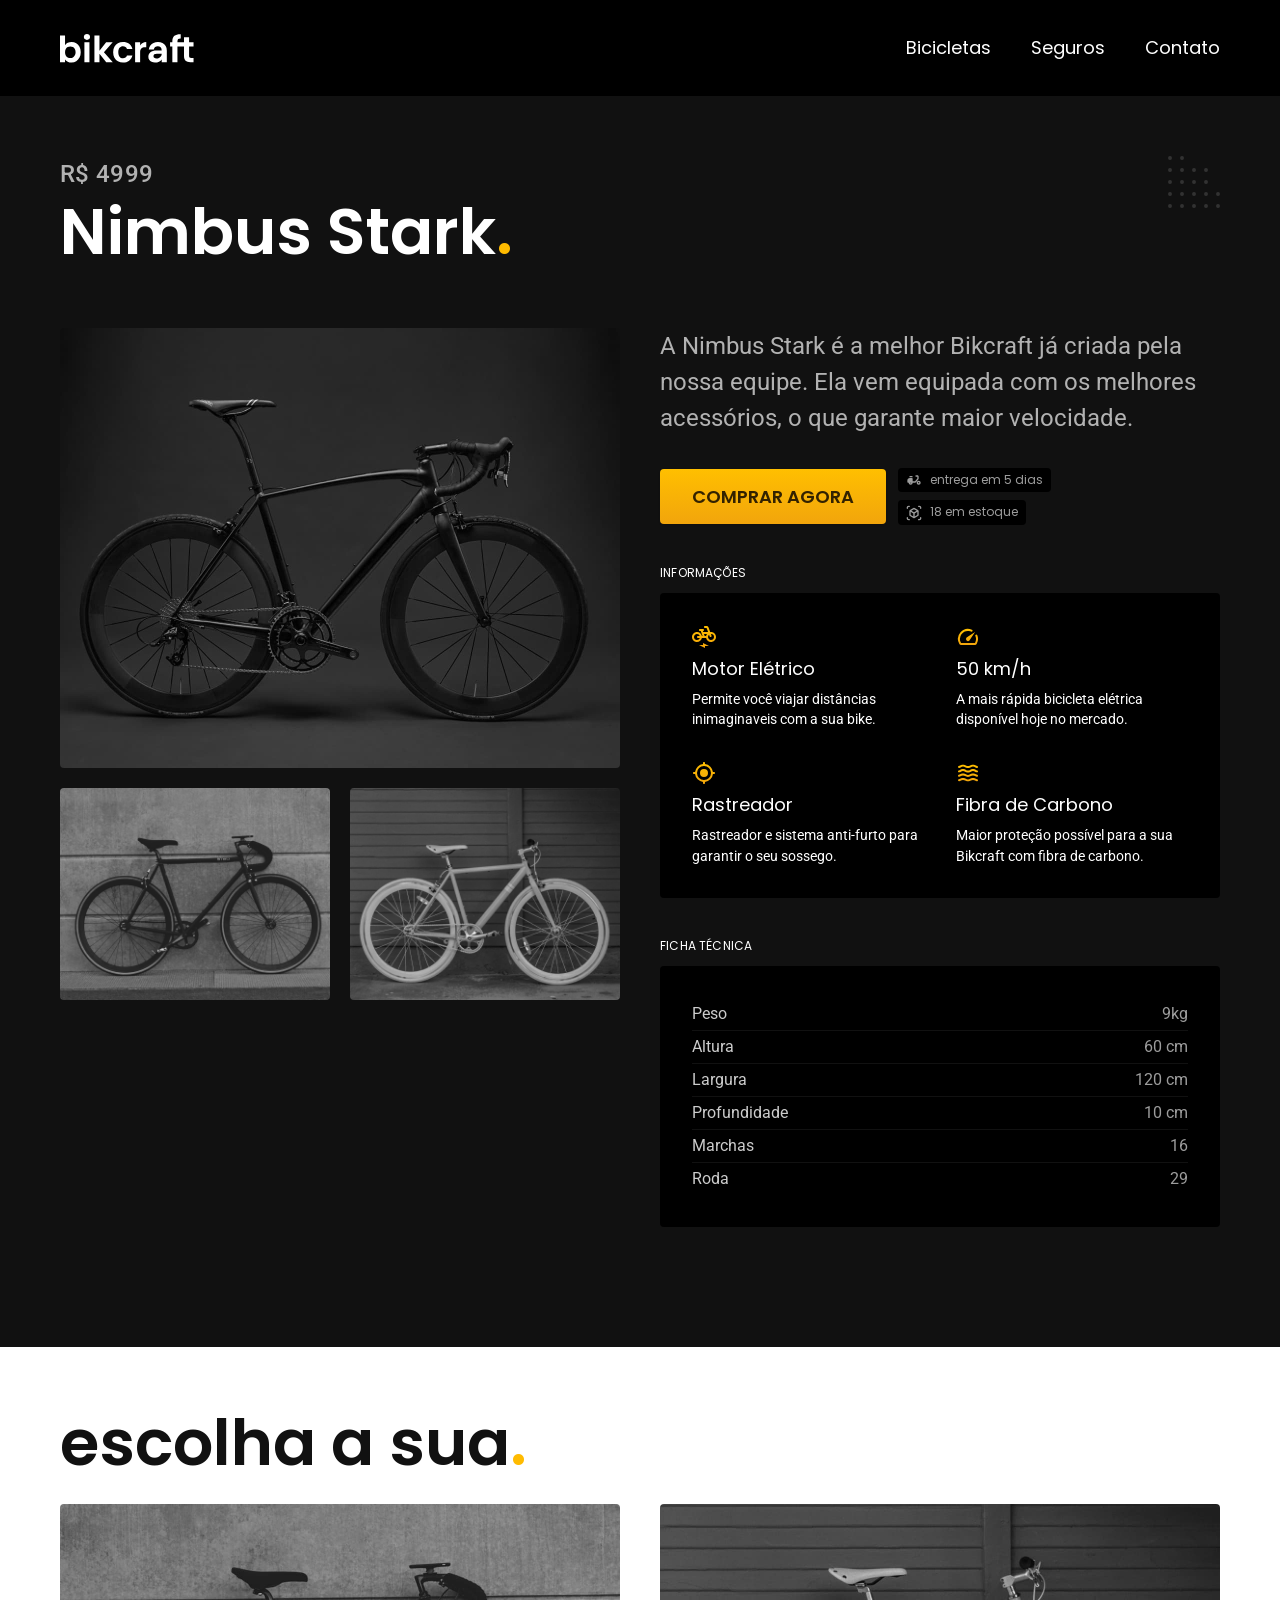
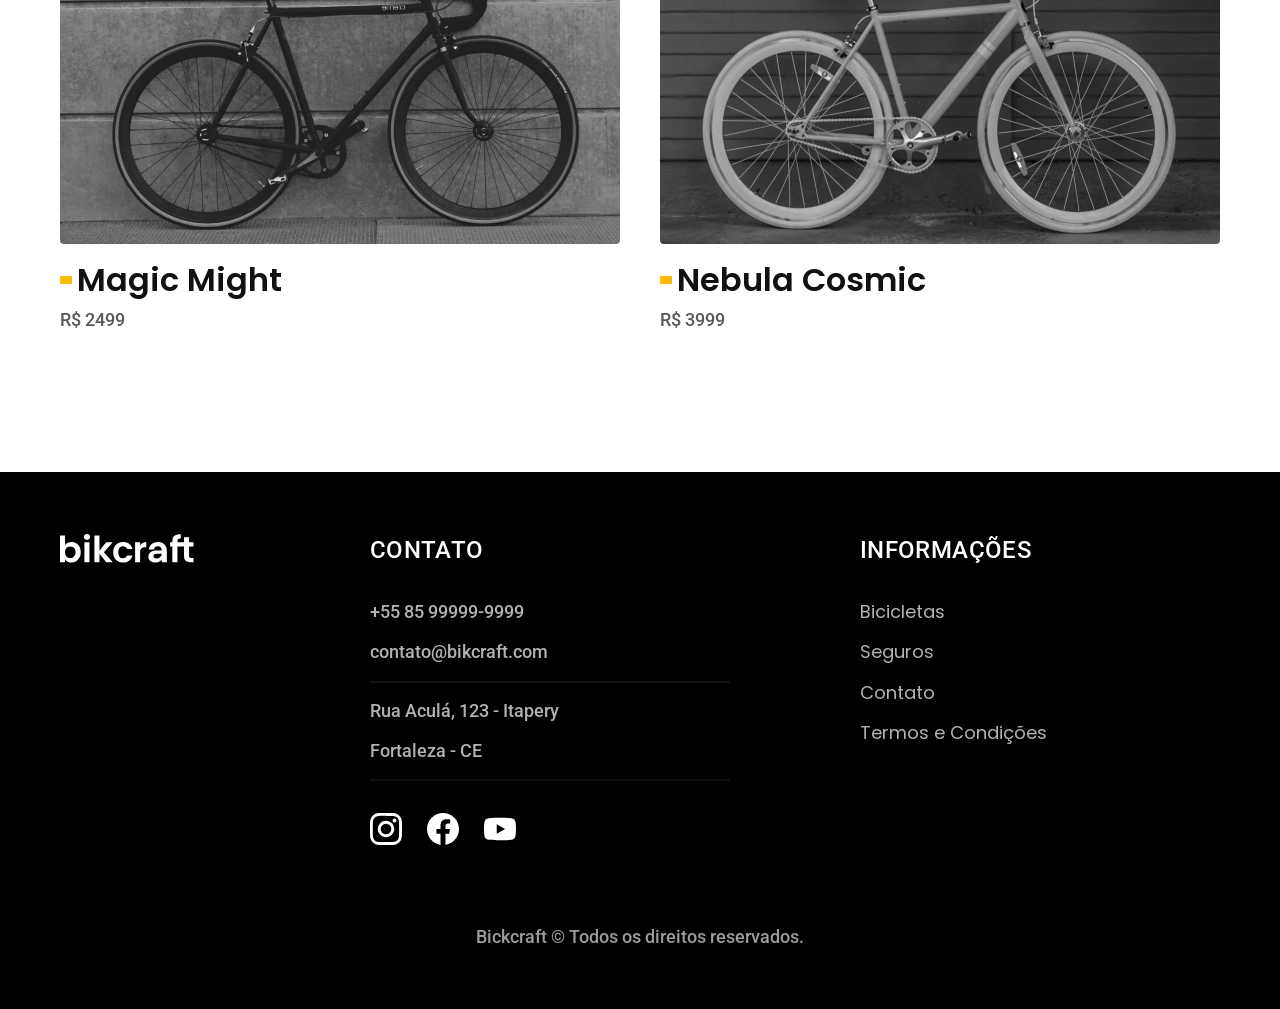
<file: bicicletas/nimbus.html>
<!DOCTYPE html>
<html lang="pt-br">
<head>
  <meta charset="UTF-8">
  <meta name="viewport" content="width=device-width, initial-scale=1.0">
  <title>Termos e Condições - Bikcraft</title>
  <meta name="description" content="Termos e condições de uso da Bikcraft.">
  
  <link rel="stylesheet" href="../css/style.css">

  <link rel="preconnect" href="https://fonts.googleapis.com">
  <link rel="preconnect" href="https://fonts.gstatic.com" crossorigin>
  <link href="https://fonts.googleapis.com/css2?family=Merriweather:ital,opsz,wght@0,18..144,300..900;1,18..144,300..900&family=Poppins:ital,wght@0,100;0,200;0,300;0,400;0,500;0,600;0,700;0,800;0,900;1,100;1,200;1,300;1,400;1,500;1,600;1,700;1,800;1,900&family=Roboto:ital,wght@0,100..900;1,100..900&display=swap" rel="stylesheet">
</head>
<body id="bicicleta">
 <header class="header-bg">
  <div class="header container">
    <a href="../"><img src="../img/bikcraft.svg" alt="Bikcraft"></a>
    <nav aria-label="primaria">
      <ul class="header-menu font-1-m c0">
        <li><a href="../bicicletas.html">Bicicletas</a></li>
        <li><a href="../seguros.html">Seguros</a></li>
        <li><a href="../contato.html">Contato</a></li>
      </ul>
    </nav>
  </div>
 </header>

  <main class="titulo-bg">
    <div>
      <div class="titulo container">
        <p class="font-2-l-b c5">R$ 4999</p>
        <h1 class="font-1-xxl c0">Nimbus Stark<span class="p1">.</span></h1>
      </div>
    </div>
    <div class="bicicleta container">
      <div class="bicicleta-img">
        <img src="../img/bicicleta/nimbus1.jpg" alt="">
        <img src="../img/bicicleta/nimbus2.jpg" alt="">
        <img src="../img/bicicleta/nimbus3.jpg" alt="">
      </div>
      <div class="bicicletas-content">
        <p class="font-2-l c5">A Nimbus Stark é a melhor Bikcraft já criada pela nossa equipe. Ela vem equipada com os melhores acessórios, o que garante maior velocidade.</p>
        <div class="bicicleta-comprar">
          <a href="../orcamento.html" class="botao">Comprar Agora</a>
          <span class="font-1-xs c6"><img src="../img/icones/entrega.svg" alt="">entrega em 5 dias</span>
          <span class="font-1-xs c6"><img src="../img/icones/estoque.svg" alt="">18 em estoque</span>
        </div>
      
        <h2 class="font-1-xs c0">Informações</h2>
        <ul class="bicicleta-info">
          <li>
            <img src="../img/icones/eletrica.svg" alt="">
            <h3 class="font-1-m c0">Motor Elétrico</h3>
            <p class="font-2-xs c0">Permite você viajar distâncias inimaginaveis com a sua bike.</p>
          </li>
          <li>
            <img src="../img/icones/velocidade.svg" alt="">
            <h3 class="font-1-m c0">50 km/h</h3>
            <p class="font-2-xs c0">A mais rápida bicicleta elétrica disponível hoje no mercado.</p>
          </li>
          <li>
            <img src="../img/icones/rastreador.svg" alt="">
            <h3 class="font-1-m c0">Rastreador</h3>
            <p class="font-2-xs c0">Rastreador e sistema anti-furto para garantir o seu sossego.</p>
          </li>
          <li>
            <img src="../img/icones/carbono.svg" alt="">
            <h3 class="font-1-m c0">Fibra de Carbono</h3>
            <p class="font-2-xs c0">Maior proteção possível para a sua Bikcraft com fibra de carbono.</p>
          </li>
        </ul>
        <h2 class="font-1-xs c0">Ficha técnica</h2>
        <ul class="bicicleta-ficha font-2-s c4">
          <li>Peso <span>9kg</span></li>
          <li>Altura <span>60 cm</span></li>
          <li>Largura <span>120 cm</span></li>
          <li>Profundidade <span>10 cm</span></li>
          <li>Marchas <span>16</span></li>
          <li>Roda <span>29</span></li>
        </ul>
      </div>
    </div>
  </main>

  <article class="bicicletas-lista container">
  <h2 class="font-1-xxl">escolha a sua<span class="p1">.</span></h2>

  <ul>
    <li>
      <a href="./magic.html">
        <img src="../img/bicicletas/magic.jpg" alt="Bicicleta preta">
        <h3 class="font-1-xl">Magic Might</h3>
        <span class="font-2-m c8">R$ 2499</span>
      </a>
    </li>
    
    <li>
      <a href="./nebula.html">
        <img src="../img/bicicletas/nebula.jpg" alt="Bicicleta preta">
        <h3 class="font-1-xl">Nebula Cosmic</h3>
        <span class="font-2-m c8">R$ 3999</span>
      </a>
    </li>
  </ul>
 </article>

 <article class="seguro-bg">
  <div class="seguro container"></div>
 </article>

  <footer class="footer-bg">
  <div class="footer container">
    <img src="../img/bikcraft.svg" alt="Bikcraft">
    <div class="footer-contato">
      <h3 class="font-2-l-b c0">Contato</h3>
      <ul class="font-2-m c5">
        <li><a href="tel:+5585999999999">+55 85 99999-9999</a></li>
        <li><a href="mailto:contato@bikcraft.com">contato@bikcraft.com</a></li>
        <li>Rua Aculá, 123 - Itapery</li>
        <li>Fortaleza - CE</li>
      </ul>
      <div class="footer-redes">
        <a href="../">
          <img src="../img/redes/instagram.svg" alt="Instagram">
        </a>
        <a href="../">
          <img src="../img/redes/facebook.svg" alt="Facebook">
        </a>
        <a href="../">
          <img src="../img/redes/youtube.svg" alt="YouTube">
        </a>
      </div>
    </div>
    <div class="footer-info">
      <h3 class="font-2-l-b c0">Informações</h3>
      <nav>
        <ul class="font-1-m c5">
          <li><a href="../bicicletas.html">Bicicletas</a></li>
          <li><a href="../seguros.html">Seguros</a></li>
          <li><a href="../contato.html">Contato</a></li>
          <li><a href="../termos.html">Termos e Condições</a></li>
        </ul>
      </nav>
    </div>
    <p class="footer-copy font-2-m c6">Bickcraft &copy; Todos os direitos reservados.</p>
  </div>
 </footer>
  
</body>
</file>
<file: css/style.css>
@import "./global/header.css";
@import "./utils/tipografia.css";
@import "./utils/cores.css";
@import "./global/global.css";
@import "./home/introducao.css";
@import "./utils/componentes.css";
@import "./bicicletas/bikes-lista.css";
@import "./home/tecnologia.css";
@import "./home/parceiros.css";
@import "./home/depoimento.css";
@import "./seguros/seguros.css";
@import "./global/footer.css";
@import "./termos/termos.css";
@import "./bicicletas/bikes.css";
@import "./seguros/vantagens.css";
@import "./seguros/perguntas.css";
@import "./bicicleta/bicicleta.css";
@import "./bicicleta/seguro.css";
@import "./contato/contato.css";
@import "./contato/lojas.css";
@import "./utils/formulario.css";
@import "./orcamento/orcamento.css";
</file>
